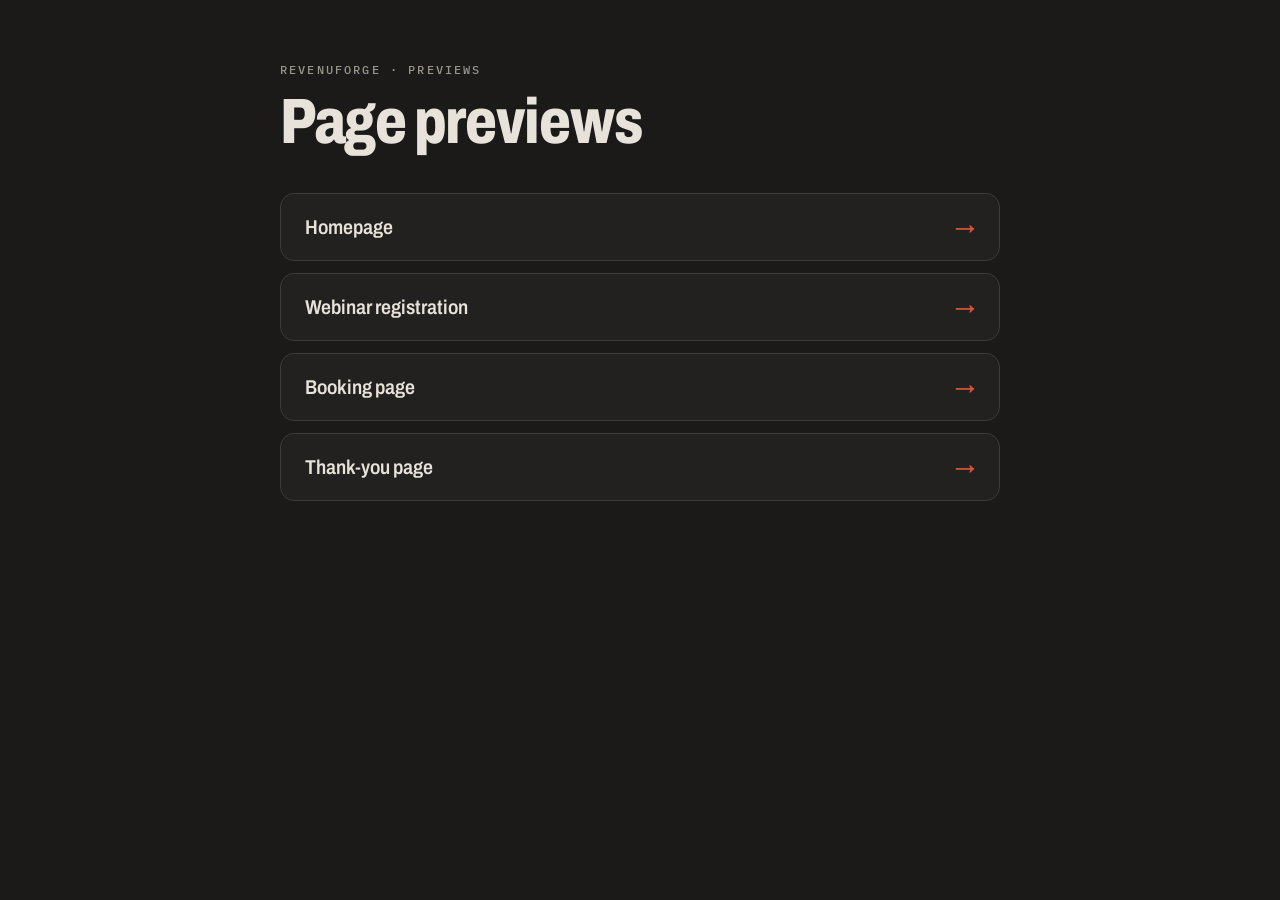
<file: index.html>
<!doctype html><html lang="en"><head><meta charset="utf-8"><meta name="viewport" content="width=device-width,initial-scale=1"><meta name="robots" content="noindex,nofollow"><title>RevenuForge Page Previews</title>
<link rel="stylesheet" href="https://fonts.googleapis.com/css2?family=Archivo:wdth,wght@62..125,400..900&family=IBM+Plex+Mono:wght@500&display=swap">
<style>body{margin:0;background:#1B1A18;color:#E7E3DA;font-family:Archivo,Arial,sans-serif;font-stretch:85%}main{max-width:720px;margin:0 auto;padding:64px 20px}.eb{font:500 12px/1 "IBM Plex Mono",monospace;letter-spacing:.18em;text-transform:uppercase;color:#9A968C}h1{font-size:clamp(40px,7vw,64px);font-stretch:78%;font-weight:800;letter-spacing:-.02em;line-height:.95;margin:16px 0 40px}a{display:flex;justify-content:space-between;align-items:center;padding:22px 24px;margin-bottom:12px;background:#22211F;border:1px solid #3E3C37;border-radius:14px;color:#E7E3DA;text-decoration:none;font-size:20px;font-weight:600}a:hover{border-color:#D9553B}a span{color:#D9553B}</style></head>
<body><main><div class="eb">RevenuForge · Previews</div><h1>Page previews</h1>
<a href="home/">Homepage <span>→</span></a>
<a href="webinar/">Webinar registration <span>→</span></a>
<a href="booking/">Booking page <span>→</span></a>
<a href="thank-you/">Thank-you page <span>→</span></a>
</main></body></html>
</file>
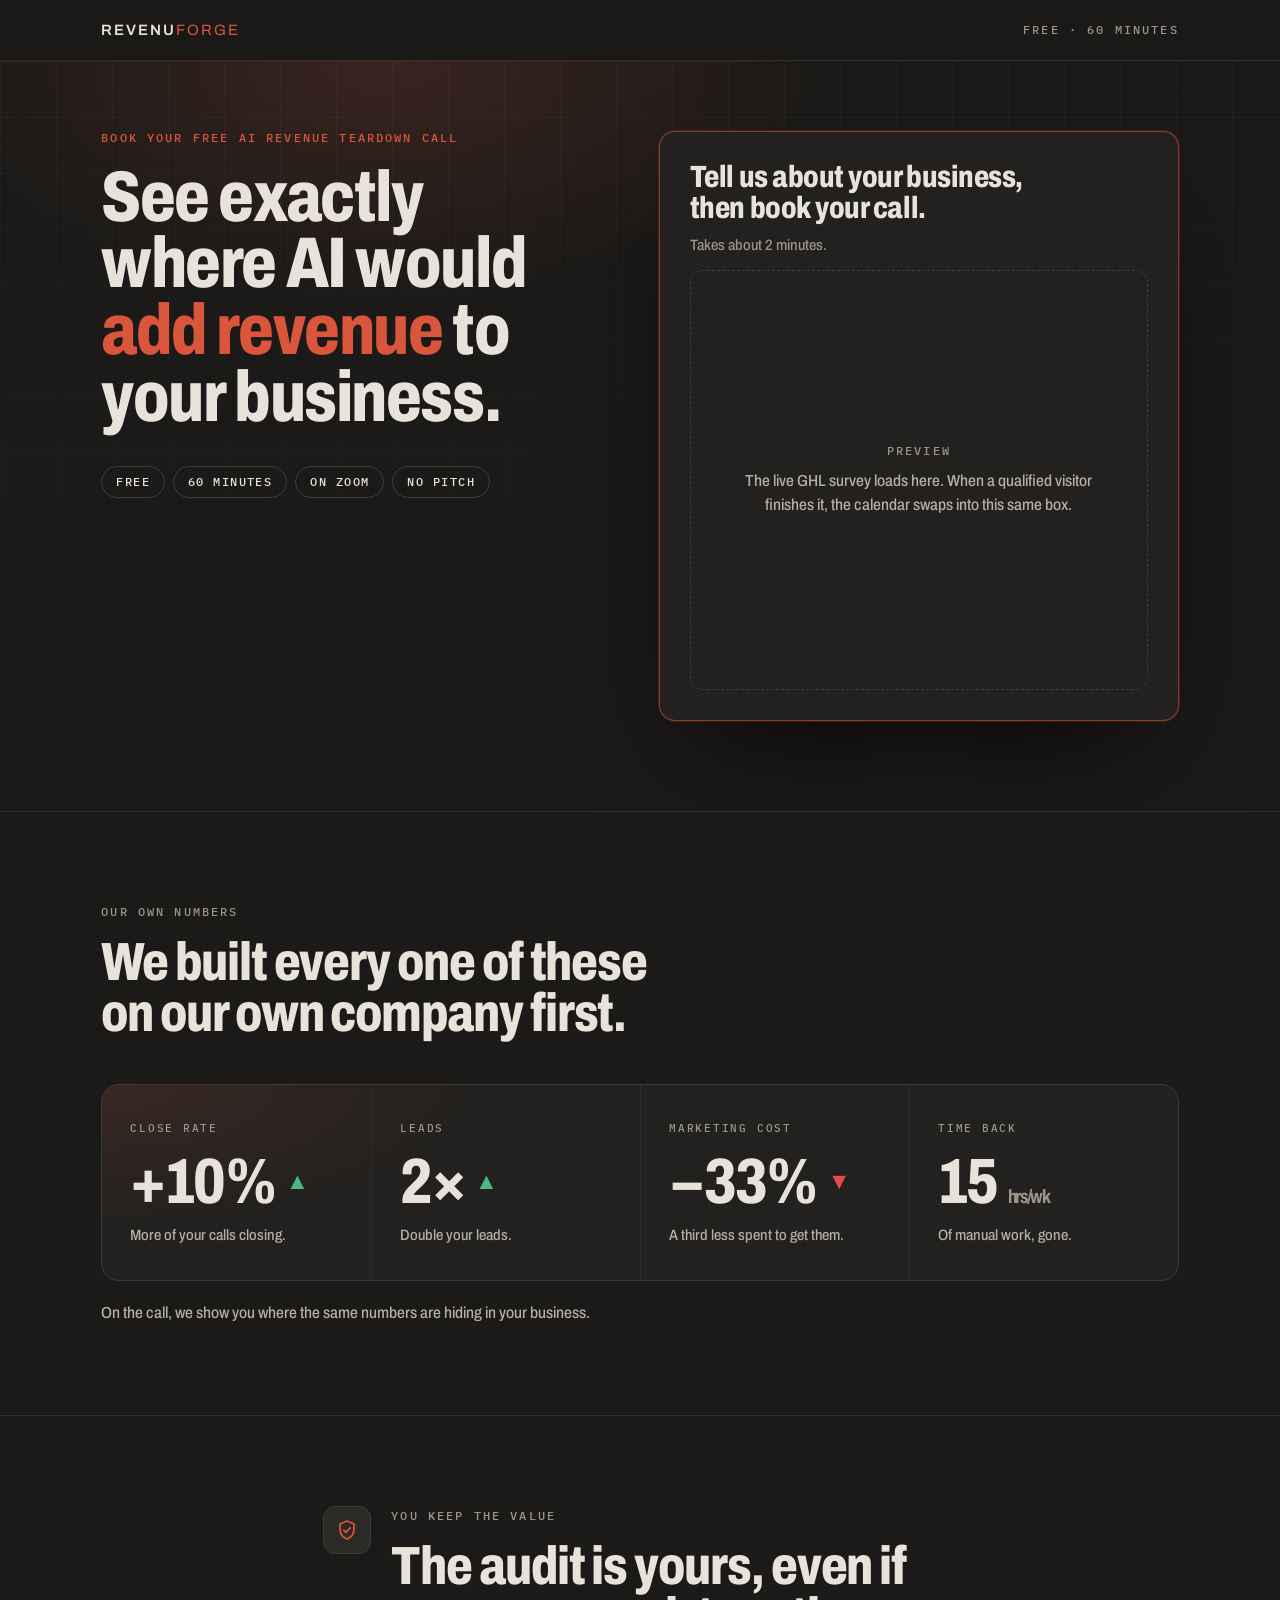
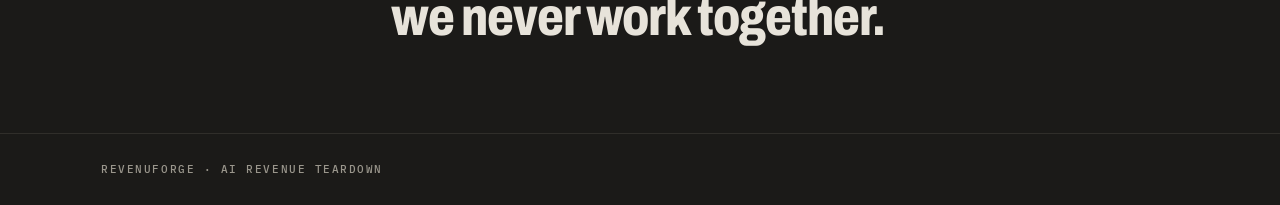
<file: booking/index.html>
<!doctype html>
<html lang="en">
<head>
<meta charset="utf-8">
<meta name="viewport" content="width=device-width, initial-scale=1">
<meta name="theme-color" content="#1B1A18">
<meta name="robots" content="noindex">
<title>RevenuForge Teardown Booking</title>
<!--
  BOOKING PAGE (mockup) — free AI Revenue Teardown.
  Job: get a qualified founder through the Part 1 survey and onto the calendar.
  Survey: GHL "RF Teardown Application (Part 1)" VnvaQ08t3NQpXvhWvXaa (turn-away rules). On submit, the script
  at the bottom swaps the Revenue Teardown calendar (DHpjYys3JMuhxUhUBwxC) into the same box with
  name/email/phone prefilled. Spec: funnel/booking-survey.md; rebuild steps: funnel/README.md.
  Look: same tokens as mockup/thank-you (Graphite, Archivo condensed, vermilion). All rules scoped under .rfb
  so the CSS can paste into a GHL custom-code element.
  Copy: approved by Lloyd 2026-11-07.
-->
<link rel="preconnect" href="https://fonts.googleapis.com">
<link rel="preconnect" href="https://fonts.gstatic.com" crossorigin>
<link rel="stylesheet" href="https://fonts.googleapis.com/css2?family=Archivo:wdth,wght@62..125,400..900&family=IBM+Plex+Mono:wght@400;500;600&display=swap">
<style>
.rfb{
  --page:#1B1A18; --card:#22211F; --raised:#2B2A27; --rule:#3E3C37; --rule-soft:#302E2A;
  --heading:#E7E3DA; --body:#B5B0A6; --label:#9A968C; --signal:#D9553B;
  --sans:Archivo,"Helvetica Neue",Arial,sans-serif; --mono:"IBM Plex Mono",ui-monospace,monospace;
  --max:1180px; --gutter:clamp(16px,4vw,56px); --ease-out:cubic-bezier(0.16,1,0.3,1);
  margin:0;min-height:100vh;background:var(--page);color:var(--heading);font-family:var(--sans);font-stretch:85%;
  -webkit-font-smoothing:antialiased;text-rendering:optimizeLegibility;
}
.rfb *,.rfb *::before,.rfb *::after{box-sizing:border-box}
:where(.rfb) :where(p,h1,h2,h3,ul,ol){margin:0}
:where(.rfb) :where(ul,ol){padding:0;list-style:none}
.rfb ::selection{background:var(--signal);color:var(--heading)}
.rfb-wrap{max-width:var(--max);margin:0 auto;padding-inline:var(--gutter)}
.rfb-eb{font:500 12px/1.2 var(--mono);letter-spacing:.18em;text-transform:uppercase;color:var(--label)}
.rfb-eb.sig{color:var(--signal);text-wrap:balance}

.rfb-bar{position:sticky;top:0;z-index:30;background:rgba(27,26,24,.86);backdrop-filter:blur(14px);-webkit-backdrop-filter:blur(14px);border-bottom:1px solid var(--rule-soft)}
.rfb-bar .rfb-wrap{display:flex;align-items:center;justify-content:space-between;gap:16px;min-height:60px}
.rfb-wm{font:600 15px/1 var(--sans);font-stretch:100%;letter-spacing:.13em;text-transform:uppercase;color:var(--heading)}
.rfb-wm span{font-weight:400;color:var(--signal)}

.rfb-hero{position:relative;overflow:hidden;padding-block:clamp(40px,5.5vw,80px) clamp(56px,7vw,96px)}
.rfb-hero-bg{position:absolute;inset:0;pointer-events:none;background:radial-gradient(ellipse 50% 45% at 30% 0%,rgba(217,85,59,.16),transparent 70%)}
.rfb-hero-bg::after{content:"";position:absolute;inset:0;background-image:linear-gradient(rgba(231,227,218,.04) 1px,transparent 1px),linear-gradient(90deg,rgba(231,227,218,.04) 1px,transparent 1px);background-size:56px 56px;-webkit-mask-image:linear-gradient(180deg,#000,transparent 70%);mask-image:linear-gradient(180deg,#000,transparent 70%)}
.rfb-grid{position:relative;display:grid;grid-template-columns:minmax(0,1fr) minmax(0,520px);gap:clamp(32px,5vw,72px);align-items:start}
.rfb-h1{margin-top:18px;font-size:clamp(42px,5.6vw,82px);font-stretch:78%;font-weight:800;letter-spacing:-.02em;line-height:.93;text-wrap:balance}
.rfb-h1 em{font-style:normal;color:var(--signal)}
.rfb-sub{margin-top:22px;font-size:clamp(18px,1.6vw,22px);line-height:1.45;font-weight:500;color:var(--body);max-width:30em;text-wrap:pretty}
.rfb-get{margin-top:clamp(28px,3.5vw,44px);display:flex;flex-direction:column;gap:12px;max-width:34em}
.rfb-get li{display:grid;grid-template-columns:34px minmax(0,1fr);gap:14px;align-items:start;font-size:clamp(16px,1.25vw,18px);line-height:1.5;font-weight:500;color:var(--body)}
.rfb-get b{color:var(--heading);font-weight:600}
.rfb-get .n{width:34px;height:34px;border-radius:50%;border:1px solid var(--rule);display:grid;place-items:center;font:500 12px/1 var(--mono);color:var(--heading)}
.rfb-get li:first-child .n{background:var(--signal);border-color:var(--signal)}
.rfb-facts{margin-top:clamp(24px,3vw,36px);display:flex;flex-wrap:wrap;gap:8px}
.rfb-facts span{font:500 12px/1 var(--mono);letter-spacing:.12em;text-transform:uppercase;color:var(--heading);border:1px solid var(--rule);border-radius:999px;padding:9px 14px}

.rfb-form{position:sticky;top:84px;background:var(--card);border:1px solid rgba(217,85,59,.55);border-radius:16px;padding:clamp(20px,2.4vw,30px);box-shadow:0 0 0 1px rgba(217,85,59,.18),0 50px 110px -40px rgba(0,0,0,.8)}
.rfb-form h2{margin-top:0;font-size:clamp(26px,2.4vw,34px);font-stretch:78%;font-weight:800;letter-spacing:-.015em;line-height:1;text-wrap:balance}
.rfb-form p{margin-top:10px;font-size:15px;line-height:1.5;color:var(--label);font-weight:500}
.rfb-frame{margin-top:14px;border-radius:12px;overflow:hidden}
.rfb-frame{position:relative}
.rfb-loading{position:absolute;inset:0;display:flex;align-items:center;justify-content:center;gap:12px;background:var(--card);font:500 12px/1 var(--mono);letter-spacing:.14em;text-transform:uppercase;color:var(--label);min-height:320px}
.rfb-spin{width:16px;height:16px;border-radius:50%;border:2px solid var(--rule);border-top-color:var(--signal);animation:rfbspin .8s linear infinite}
.rfb-loading[hidden]{display:none}
@keyframes rfbspin{to{transform:rotate(360deg)}}
@media (prefers-reduced-motion:reduce){.rfb-spin{animation:none}}
.rfb-frame iframe{display:block;width:100%;min-height:0;border:0;color-scheme:normal}

.rfb-sec{padding-block:clamp(56px,7vw,104px);border-top:1px solid var(--rule-soft)}
.rfb-h2{margin-top:18px;font-size:clamp(34px,4.2vw,60px);font-stretch:78%;font-weight:800;letter-spacing:-.02em;line-height:.95;text-wrap:balance;max-width:16em}
.rfb-kpis{position:relative;margin-top:clamp(28px,3.5vw,48px);display:grid;grid-template-columns:repeat(4,minmax(0,1fr));background:var(--card);border:1px solid var(--rule);border-radius:18px;overflow:hidden;isolation:isolate}
.rfb-kpis::before{content:"";position:absolute;inset:0;z-index:-1;background:radial-gradient(ellipse 60% 120% at 0% 0%,rgba(217,85,59,.12),transparent 60%)}
.rfb-kpi{padding:clamp(22px,2.6vw,36px) clamp(18px,2.2vw,30px);border-left:1px solid var(--rule-soft)}
.rfb-kpi:first-child{border-left:0}
.rfb-kpi .k{font:500 11px/1 var(--mono);letter-spacing:.16em;text-transform:uppercase;color:var(--label)}
.rfb-kpi .v{margin-top:18px;display:flex;align-items:baseline;gap:10px;font-size:clamp(44px,5vw,72px);font-stretch:78%;font-weight:800;letter-spacing:-.025em;line-height:.9;color:var(--heading)}
.rfb-kpi .v i{font-style:normal;font-size:.36em;font-weight:700;transform:translateY(-.6em)}
.rfb-kpi .v i.up{color:#4CB782}
.rfb-kpi .v i.down{color:#E5484D}
.rfb-kpi .v i.unit{color:var(--label);font-size:.3em;transform:none}
.rfb-kpi .c{margin-top:14px;font-size:15px;line-height:1.45;color:var(--body);font-weight:500}
.rfb-note{margin-top:20px;font-size:clamp(16px,1.25vw,18px);line-height:1.55;color:var(--body);font-weight:500;max-width:40em}
.rfb-keep{display:flex;gap:20px;align-items:flex-start;max-width:46em}
.rfb-keep .mark{flex:none;width:48px;height:48px;border-radius:12px;background:var(--raised);border:1px solid var(--rule);display:grid;place-items:center}
.rfb-keep p{margin-top:12px;font-size:clamp(16px,1.25vw,18px);line-height:1.55;color:var(--body);font-weight:500}
.rfb-foot{border-top:1px solid var(--rule-soft);padding-block:28px}
.rfb-foot p{font:500 11px/1.4 var(--mono);letter-spacing:.14em;text-transform:uppercase;color:var(--label)}

@media (max-width:960px){
  .rfb-grid{grid-template-columns:1fr}
  .rfb-form{position:static}
  .rfb-hero{padding-block:28px 48px}
  .rfb-facts{margin-top:18px}
  .rfb-kpis{grid-template-columns:repeat(2,minmax(0,1fr))}
  .rfb-kpi:nth-child(3){border-left:0}
  .rfb-kpi:nth-child(n+3){border-top:1px solid var(--rule-soft)}
}
</style>
</head>
<body class="rfb">

<header class="rfb-bar"><div class="rfb-wrap">
  <span class="rfb-wm">Revenu<span>Forge</span></span>
  <span class="rfb-eb">Free · 60 minutes</span>
</div></header>

<main>
<section class="rfb-hero" aria-labelledby="rfb-h1">
  <div class="rfb-hero-bg"></div>
  <div class="rfb-wrap rfb-grid">
    <div>
      <p class="rfb-eb sig">Book your free AI Revenue Teardown call</p>
      <h1 class="rfb-h1" id="rfb-h1">See exactly where AI would <em>add revenue</em> to your business.</h1>
      <div class="rfb-facts"><span>Free</span><span>60 minutes</span><span>On Zoom</span><span>No pitch</span></div>
    </div>

    <aside class="rfb-form" aria-labelledby="rfb-form-h">
      <h2 id="rfb-form-h">Tell us about your business, then book your call.</h2>
      <p id="rfb-form-sub">Takes about 2 minutes.</p>
      <div class="rfb-frame" id="rfb-frame">
        <!-- sandbox without allow-top-navigation: stops GHL's redirect from taking over the whole page.
             The script below swaps the calendar into this same box instead. -->
        <div style="min-height:420px;border:1px dashed var(--rule);border-radius:12px;display:flex;flex-direction:column;align-items:center;justify-content:center;gap:10px;padding:24px;text-align:center">
          <span class="rfb-eb">Preview</span>
          <p style="margin:0;color:var(--body);font-size:16px;max-width:22em">The live GHL survey loads here. When a qualified visitor finishes it, the calendar swaps into this same box.</p>
        </div>
        <div class="rfb-loading" id="rfb-loading" hidden><span class="rfb-spin" aria-hidden="true"></span>Finding open times…</div>
      </div>
    </aside>
  </div>
</section>


<section class="rfb-sec" aria-labelledby="rfb-num-h">
  <div class="rfb-wrap">
    <span class="rfb-eb">Our own numbers</span>
    <h2 class="rfb-h2" id="rfb-num-h">We built every one of these on our own company first.</h2>
    <div class="rfb-kpis">
      <div class="rfb-kpi"><span class="k">Close rate</span><div class="v">+10%<i class="up">▲</i></div><p class="c">More of your calls closing.</p></div>
      <div class="rfb-kpi"><span class="k">Leads</span><div class="v">2×<i class="up">▲</i></div><p class="c">Double your leads.</p></div>
      <div class="rfb-kpi"><span class="k">Marketing cost</span><div class="v">−33%<i class="down">▼</i></div><p class="c">A third less spent to get them.</p></div>
      <div class="rfb-kpi"><span class="k">Time back</span><div class="v">15<i class="unit">hrs/wk</i></div><p class="c">Of manual work, gone.</p></div>
    </div>
    <p class="rfb-note">On the call, we show you where the same numbers are hiding in your business.</p>
  </div>
</section>

<section class="rfb-sec" aria-labelledby="rfb-keep-h">
  <div class="rfb-wrap rfb-keep">
    <span class="mark" aria-hidden="true"><svg width="24" height="24" viewBox="0 0 24 24" fill="none" stroke="#D9553B" stroke-width="1.8" stroke-linecap="round" stroke-linejoin="round"><path d="M12 3l7 3v5c0 4.5-3 8.3-7 10-4-1.7-7-5.5-7-10V6l7-3z"/><path d="M8.8 12.2l2.2 2.2 4.2-4.6"/></svg></span>
    <div>
      <span class="rfb-eb">You keep the value</span>
      <h2 class="rfb-h2" id="rfb-keep-h">The audit is yours, even if we never work together.</h2>
    </div>
  </div>
</section>
</main>

<footer class="rfb-foot"><div class="rfb-wrap"><p>RevenuForge · AI Revenue Teardown</p></div></footer>
</body>
</html>
</file>
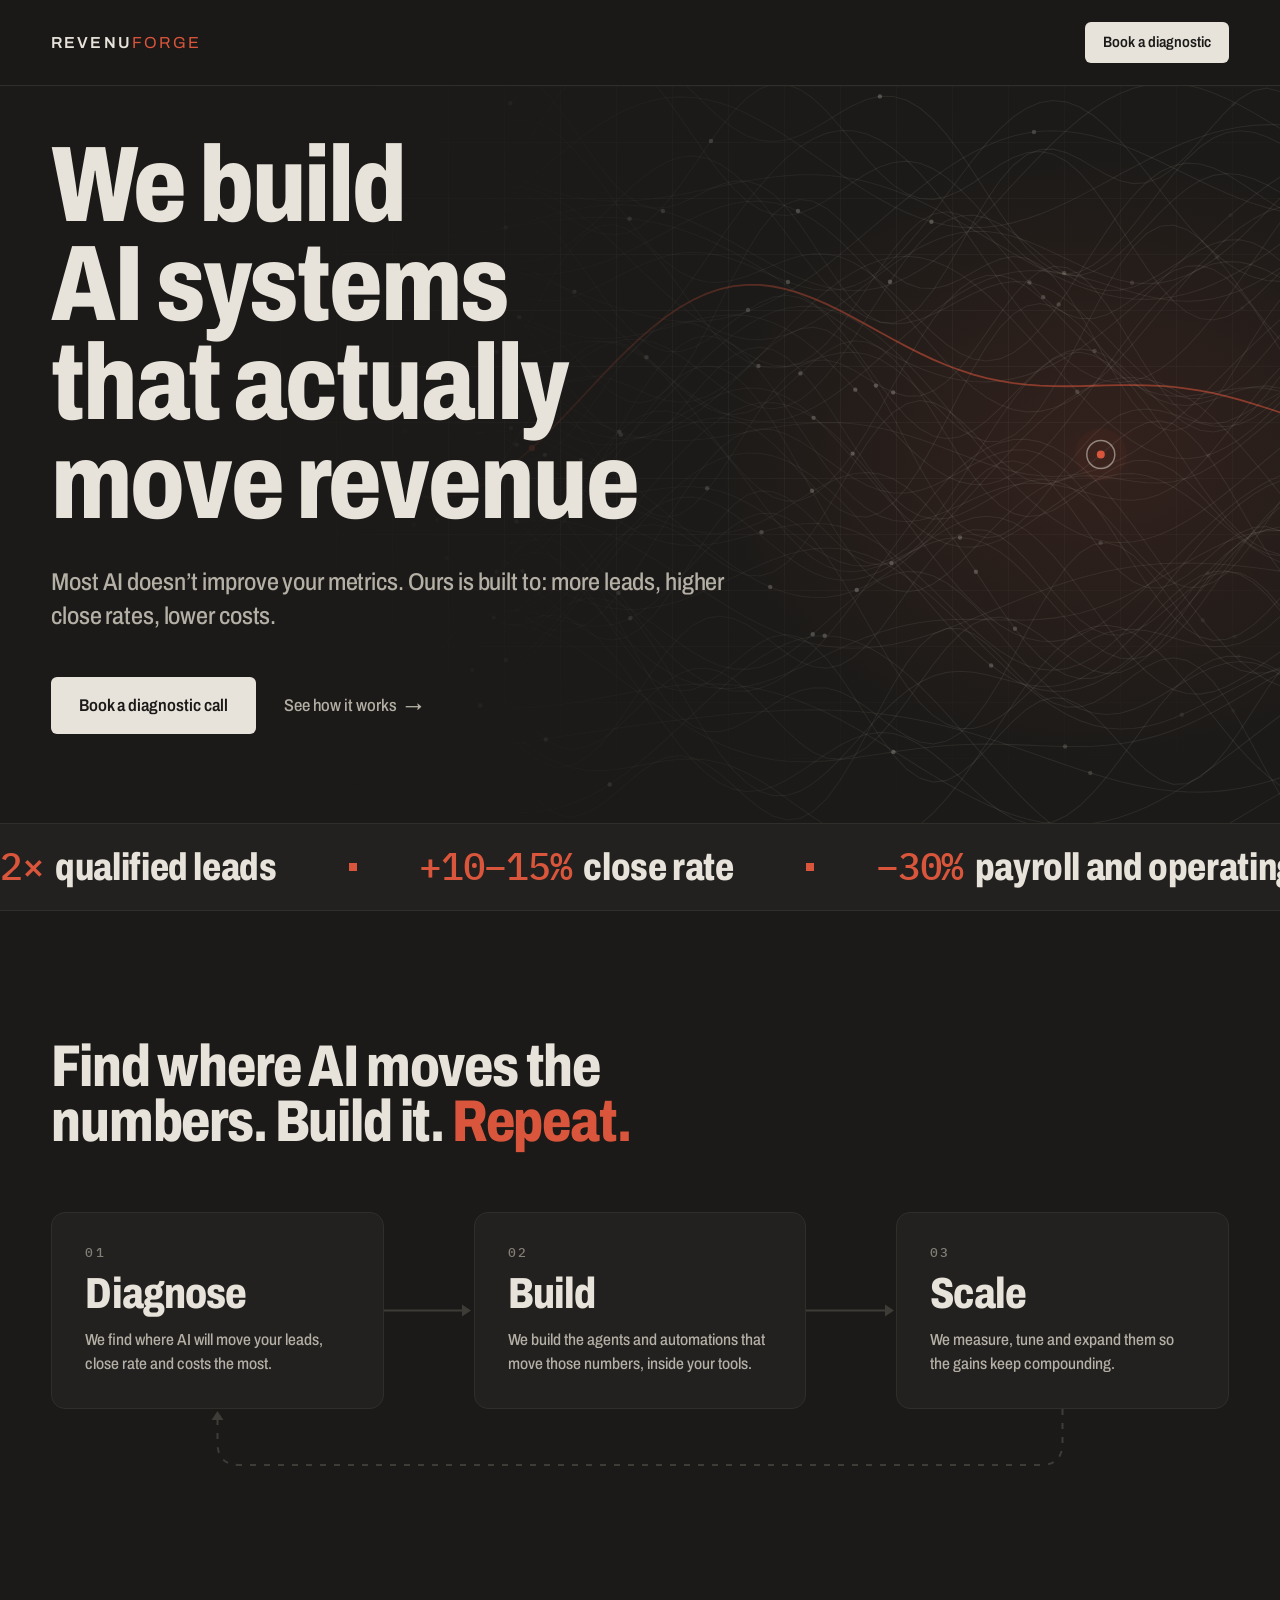
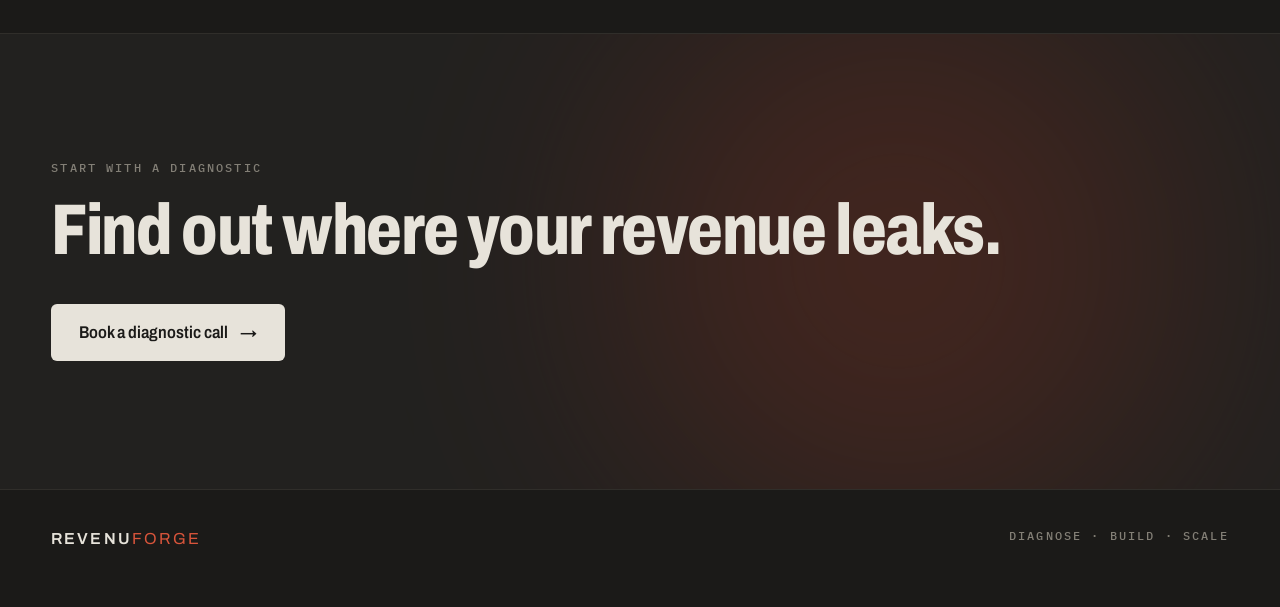
<file: home/index.html>
<!DOCTYPE html><html><head><meta charset="utf-8"><meta name="robots" content="noindex,nofollow"><meta name="viewport" content="width=device-width, initial-scale=1"><title>RevenuForge Homepage</title>
<link rel="preconnect" href="https://fonts.googleapis.com"><link rel="preconnect" href="https://fonts.gstatic.com" crossorigin><link rel="stylesheet" href="https://fonts.googleapis.com/css2?family=Archivo:wdth,wght@62..125,100..900&family=IBM+Plex+Mono:wght@400;500;600&display=swap">
<style>
/* RevenuForge webfonts — Archivo (brand) + IBM Plex Mono (instrument voice).
   Archivo loads as the variable font (width 62–125%, weight 100–900) so the web
   environment's condensed display (font-stretch:78%) renders from the same family.
   Self-host by replacing this import with local @font-face rules in ../assets/fonts/. */


:root{
  /* ground + ink — warm near-neutrals, never pure white */
  --rf-bone:#EFEAE1;
  --rf-plate:#F7F4EE;
  --rf-rule:#C9C2B6;
  --rf-grey:#7A746A;
  --rf-slate:#4A463F;
  --rf-ink:#1F1D1A;
  --rf-graphite:#22211F;
  --rf-graphite-deep:#1B1A18;
  --rf-graphite-raised:#2B2A27;
  --rf-graphite-rule:#3E3C37;
  --rf-graphite-rule-soft:#302E2A;
  --rf-mist:#B5B0A6;
  --rf-mist-dim:#837F76;
  --rf-bone-dim:#9A968C;
  --rf-bone-warm:#D6D1C7;
  --rf-bone-dark-fg:#E7E3DA;
  --rf-hairline-warm:#E2DBCE;

  /* the one accent */
  --rf-signal:#C4381F;
  --rf-signal-tint:#E0674A;
  --rf-signal-on-dark:#D9553B;
  --rf-signal-wash:#F3D5CE;

  /* data palette — light ground */
  --rf-data-signal:#C4381F;
  --rf-data-teal:#2F5D62;
  --rf-data-ochre:#8A6A2B;
  --rf-data-steel:#4A5A6E;
  --rf-data-umber:#6B5340;
  --rf-data-moss:#3E6B4B;

  /* data palette — graphite ground */
  --rf-data-signal-dark:#E0674A;
  --rf-data-teal-dark:#6E9E9A;
  --rf-data-ochre-dark:#C9A227;
  --rf-data-steel-dark:#8FB3C9;
  --rf-data-umber-dark:#B9AE9C;
  --rf-data-moss-dark:#A8C0A0;

  /* status — exactly three, no others exist */
  --rf-state-ontrack:#A8C0A0;
  --rf-state-watch:#C9A227;
  --rf-state-act:#E0674A;

  /* semantic aliases — light (document) environment */
  --surface-page:var(--rf-bone);
  --surface-card:var(--rf-plate);
  --surface-inset:var(--rf-bone);
  --border-hairline:var(--rf-rule);
  --border-structural:var(--rf-ink);
  --text-heading:var(--rf-ink);
  --text-body:var(--rf-slate);
  --text-label:var(--rf-grey);
  --text-accent:var(--rf-signal);
  --mark-signal:var(--rf-signal);
}
[data-rf-env="graphite"]{
  --surface-page:var(--rf-graphite);
  --surface-card:var(--rf-graphite-deep);
  --surface-inset:var(--rf-graphite-raised);
  --border-hairline:var(--rf-graphite-rule);
  --border-structural:var(--rf-graphite-rule);
  --text-heading:var(--rf-bone-dark-fg);
  --text-body:var(--rf-mist);
  --text-label:var(--rf-mist-dim);
  --text-accent:var(--rf-signal-tint);
  --mark-signal:var(--rf-signal);
}

:root{
  --font-sans:Archivo,"Helvetica Neue",Arial,sans-serif;
  --font-mono:"IBM Plex Mono",ui-monospace,monospace;

  --weight-regular:400;
  --weight-medium:500;
  --weight-semibold:600;
  --weight-heavy:800; /* screen headlines: web, animated slides, app display */

  /* two voices, one family: Archivo narrows for headlines, slightly narrow for everything else */
  --stretch-display:78%; /* @kind font */
  --stretch-text:85%; /* @kind font */
  --stretch-wordmark:100%; /* @kind font */

  /* scale — size / line-height pairs, locked */
  --text-display-1:48px;   --leading-display-1:1.02;  --tracking-display-1:-0.02em;
  --text-display-2:32px;   --leading-display-2:1.10;  --tracking-display-2:-0.015em;
  --text-heading-1:24px;   --leading-heading-1:1.25;  --tracking-heading-1:0;
  --text-heading-2:18px;   --leading-heading-2:1.30;  --tracking-heading-2:0;
  --text-body-size:15px;   --leading-body:1.55;
  --text-small:12.5px;     --leading-small:1.50;
  --text-label-size:9.5px; --leading-label:1;  --tracking-label:0.16em;
  --text-data:13px;        --leading-data:1.35;

  /* the wordmark — not a text style, a locked construction */
  --tracking-wordmark-inline:0.13em;
  --tracking-wordmark-stacked:0.16em;
  --measure-max:68ch;

  /* motion environment — 1920x1080 animated slides only */
  --text-motion-head-max:92px;
  --text-motion-head-min:64px;
  --leading-motion-head:0.95;
  --tracking-motion-head:-0.03em;
  --text-motion-label-min:32px;
  --text-motion-stat:170px;
  --text-motion-kicker:24px;
  --tracking-motion-kicker:0.22em;
}

:root{
  --space-1:4px;
  --space-2:7px;
  --space-3:9px;
  --space-4:11px;
  --space-5:14px;
  --space-6:18px;
  --space-7:22px;
  --space-8:26px;
  --space-9:34px;
  --space-10:44px;
  --space-11:56px;
  --space-12:72px;

  --pad-card:18px 20px;
  --pad-control:9px 14px;
  --gap-stack:14px;
  --gap-section:22px;
  --page-margin:0.7in;
}

:root{
  /* radii — screens get soft corners; print stays square */
  --radius-card:14px;
  --radius-control:6px;
  --radius-chip:4px;
  --radius-print:0;
  --radius-all:0; /* legacy alias — print and diagrams only */

  --hairline:1px solid var(--border-hairline);
  --rule-structural:1px solid var(--border-structural);
  --signal-bar:3px;
  --seam-rule:1.5px;
  --boundary-dashed:1px dashed #A39C90; /* @kind other */

  /* elevation — screens only, one level, used sparingly */
  --shadow-none:none;
  --shadow-raised:0 0 0 1px var(--border-hairline),0 30px 70px -30px rgba(0,0,0,.45);
}

:root{
  /* static environments (docs, web, app) — mechanical, short, no bounce */
  --ease-standard:cubic-bezier(0.2,0,0.2,1); /* @kind other */
  --duration-instant:80ms; /* @kind other */
  --duration-fast:120ms; /* @kind other */
  --duration-standard:180ms; /* @kind other */
  --duration-deliberate:260ms; /* @kind other */

  /* motion environment — animated slides and video ONLY (see motion/motion-guide.html) */
  --motion-enter-duration:450ms; /* @kind other */
  --motion-enter-ease:cubic-bezier(0.16,1,0.3,1); /* @kind other */
  --motion-enter-blur:10px; /* @kind other */
  --motion-enter-scale:0.94; /* @kind other */
  --motion-enter-rise:14px; /* @kind other */
  --motion-exit-duration:220ms; /* @kind other */
  --motion-exit-ease:cubic-bezier(0.55,0.085,0.68,0.53); /* @kind other */
  --motion-exit-blur:8px; /* @kind other */
  --motion-exit-scale:0.97; /* @kind other */
  --motion-whip-out-duration:200ms; /* @kind other */
  --motion-whip-out-ease:cubic-bezier(0.55,0.055,0.675,0.19); /* @kind other */
  --motion-whip-in-duration:320ms; /* @kind other */
  --motion-whip-in-delay:140ms; /* @kind other */
  --motion-whip-shift:45%; /* @kind other */
  --motion-whip-blur:28px; /* @kind other */
  --motion-hold-push:1.04; /* @kind other */
  --motion-float-min:6px; /* @kind other */
  --motion-float-max:10px; /* @kind other */
  --motion-float-offset:150ms; /* @kind other */
  --motion-float-ease:cubic-bezier(0.445,0.05,0.55,0.95); /* @kind other */
  --motion-camera-duration:600ms; /* @kind other */
  --motion-camera-ease:cubic-bezier(0.455,0.03,0.515,0.955); /* @kind other */
  --motion-draw-duration:300ms; /* @kind other */
  --motion-draw-ease:cubic-bezier(0.25,0.46,0.45,0.94); /* @kind other */
  --motion-count-duration:1200ms; /* @kind other */
  --motion-stagger:150ms; /* @kind other */

  /* motion-environment finish — never used on static surfaces */
  --motion-slide-width:1920px; /* @kind other */
  --motion-slide-height:1080px; /* @kind other */
  --motion-safe-margin:96px; /* @kind other */
  --motion-card-radius:24px; /* @kind other */
  --motion-card-shadow:inset 0 0 0 1px rgba(31,29,26,.07),0 2px 4px rgba(31,29,26,.05),0 30px 70px -20px rgba(31,29,26,.28); /* @kind other */
  --motion-bg-light:#F7F4EE;
  --motion-bg-edge:#E3DACD;
  --motion-glow-opacity:.22; /* @kind other */
  --motion-glow-blur:70px; /* @kind other */
}

/* Web environment — "Operator" (chosen Nov 2026). Marketing site and landing pages.
   Dark Graphite page, condensed Archivo 800 display, soft 14px cards, one Signal glow,
   fading line grid, the abstract strands hero. Use with web/kit.css + web/strands.js. */
:root{
  --web-page:#1B1A18;
  --web-card:#22211F;
  --web-rule:#3E3C37;
  --web-rule-soft:#302E2A;
  --web-heading:#E7E3DA;
  --web-body:#B5B0A6;
  --web-label:#837F76;
  --web-signal:#D9553B;
  --web-btn:#E7E3DA;
  --web-btn-fg:#1B1A18;

  --web-display-stretch:78%; /* @kind other */
  --web-display-weight:800; /* @kind other */
  --web-display-tracking:-0.02em;
  --web-display-leading:0.92;
  --web-h1:clamp(54px,8.4vw,136px); /* @kind font */
  --web-h2:clamp(36px,4.6vw,72px); /* @kind font */
  --web-h3:24px;
  --web-lede:clamp(20px,1.9vw,27px); /* @kind font */
  --web-stat:clamp(130px,19vw,300px); /* @kind font */
  --web-marquee:clamp(26px,3vw,42px); /* @kind font */

  --web-radius-card:14px;
  --web-radius-btn:6px;
  --web-shadow-card:0 0 0 1px #3E3C37,0 40px 90px -30px rgba(0,0,0,.6); /* @kind other */
  --web-max:1360px;
  --web-gutter:clamp(20px,4vw,56px); /* @kind spacing */
  --web-section-y:clamp(72px,10vw,150px); /* @kind spacing */

  --web-reveal-duration:600ms; /* @kind other */
  --web-reveal-ease:cubic-bezier(0.16,1,0.3,1); /* @kind other */
  --web-reveal-blur:8px; /* @kind other */
  --web-reveal-rise:18px; /* @kind other */
  --web-reveal-stagger:150ms; /* @kind other */
  --web-headline-word-stagger:70ms; /* @kind other */
  --web-marquee-duration:38s; /* @kind other */
}

/* Global text setting: every Archivo run sits at 85% width unless it is a headline (78%) or the wordmark (100%).
   Plex Mono has no width axis and is unaffected. */
html{font-stretch:var(--stretch-text)}
button,input,select,textarea{font-family:inherit;font-stretch:inherit}










/* RevenuForge web kit — "Operator". Marketing site and landing pages only.
   Link AFTER styles.css. Pair with web/strands.js for the hero and web/kit.js for reveals.
   Documents, decks and the app keep their own flat rules. */
.rw{margin:0;background:var(--web-page);color:var(--web-heading);font-family:var(--font-sans);font-stretch:85%}
.rw *{box-sizing:border-box}
.rw a{color:var(--web-heading);text-decoration:none}.rw a:hover{color:var(--web-signal)}
.rw p{margin:0;color:var(--web-body);text-wrap:pretty}
.rw-wrap{max-width:var(--web-max);margin:0 auto;padding-left:var(--web-gutter);padding-right:var(--web-gutter)}
.rw-eb{font:500 12px/1 var(--font-mono);letter-spacing:.18em;text-transform:uppercase;color:var(--web-label)}
.rw-disp{font-stretch:var(--web-display-stretch);font-weight:var(--web-display-weight);letter-spacing:var(--web-display-tracking);line-height:var(--web-display-leading);margin:0;text-wrap:balance;color:var(--web-heading)}
.rw-h1{font-size:var(--web-h1)}.rw-h2{font-size:var(--web-h2);max-width:15em}
.rw-hl{color:var(--web-signal)}
.rw-lede{font-size:var(--web-lede);line-height:1.4;max-width:28em;color:var(--web-body);font-stretch:85%;font-weight:500;letter-spacing:-.005em}
.rw-node p,.rw-band p{font-weight:500}

/* header — same colour as the page, blurred when it scrolls over content */
.rw-header{position:sticky;top:0;z-index:20;background:rgba(27,26,24,.8);backdrop-filter:blur(14px);-webkit-backdrop-filter:blur(14px);border-bottom:1px solid var(--web-rule-soft)}
.rw-header .rw-wrap{display:flex;justify-content:space-between;align-items:center;gap:24px;padding-top:22px;padding-bottom:22px}
.rw-wm{font-weight:600;font-size:16px;letter-spacing:.13em;text-transform:uppercase;font-stretch:100%;color:var(--web-heading)}
.rw-wm span{font-weight:400;color:var(--web-signal)}

/* buttons */
.rw-btn{display:inline-flex;align-items:center;gap:12px;background:var(--web-btn);color:var(--web-btn-fg)!important;font:600 17px/1 var(--font-sans);font-stretch:85%;letter-spacing:0;padding:20px 28px;border-radius:var(--web-radius-btn);transition:transform 180ms cubic-bezier(.2,0,.2,1)}
.rw-btn:hover{transform:translateY(-2px)}
.rw-btn.sm{padding:13px 18px;font-size:15px}
.rw-ghost{font-size:17px;font-weight:500;font-stretch:85%;color:var(--web-body)!important;display:inline-flex;gap:8px;align-items:center}
.rw-ghost .ar{display:inline-block;transition:transform 180ms}.rw-ghost:hover .ar{transform:translateX(4px)}

/* hero — strands canvas fills it, faded out behind the copy */
.rw-hero{position:relative;overflow:hidden;padding:clamp(24px,4vw,56px) 0 clamp(56px,7vw,110px)}
.rw-hero-bg{position:absolute;inset:0;pointer-events:none;background:radial-gradient(ellipse 45% 60% at 86% 50%,rgba(217,85,59,.13),transparent 70%)}
.rw-hero-bg::after{content:"";position:absolute;inset:0;background-image:linear-gradient(rgba(231,227,218,.045) 1px,transparent 1px),linear-gradient(90deg,rgba(231,227,218,.045) 1px,transparent 1px);background-size:56px 56px;-webkit-mask-image:radial-gradient(ellipse 70% 80% at 70% 40%,#000 20%,transparent 80%);mask-image:radial-gradient(ellipse 70% 80% at 70% 40%,#000 20%,transparent 80%)}
.rw-hero-fx{position:absolute;inset:0;pointer-events:none;-webkit-mask-image:linear-gradient(90deg,transparent 0%,transparent 22%,rgba(0,0,0,.08) 38%,rgba(0,0,0,.45) 54%,#000 72%);mask-image:linear-gradient(90deg,transparent 0%,transparent 22%,rgba(0,0,0,.08) 38%,rgba(0,0,0,.45) 54%,#000 72%)}
.rw-hero-fx canvas{position:absolute;inset:0;display:block}
.rw-hero-copy{position:relative;max-width:760px;min-height:clamp(420px,56vh,640px);display:flex;flex-direction:column;justify-content:center;gap:0}
.rw-hero-copy .rw-lede{margin:32px 0 44px}
.rw-ctas{display:flex;gap:28px;align-items:center;flex-wrap:wrap}
.rw-word{display:inline-block}

/* KPI marquee */
.rw-marq{overflow:hidden;padding:22px 0;background:var(--web-card);border-top:1px solid var(--web-rule-soft);border-bottom:1px solid var(--web-rule-soft)}
.rw-marq-track{display:flex;gap:56px;width:max-content;animation:rw-mq var(--web-marquee-duration) linear infinite}
.rw-marq-track{gap:0}
.rw-marq-track span{font-stretch:var(--web-display-stretch);font-weight:800;font-size:var(--web-marquee);letter-spacing:-.01em;white-space:nowrap;display:flex;align-items:baseline;gap:.3em;color:var(--web-heading)}
.rw-marq-track span::after{content:"";width:8px;height:8px;background:var(--web-signal);margin:0 1.6em;align-self:center}
.rw-marq-track b{font:500 1em/1 var(--font-mono);letter-spacing:-.03em;color:var(--web-signal)}
@keyframes rw-mq{to{transform:translateX(-50%)}}

/* sections */
.rw-sec{padding:var(--web-section-y) 0;position:relative}
.rw-sec-h{display:grid;grid-template-columns:200px minmax(0,1fr);gap:24px;margin-bottom:clamp(40px,5vw,72px);align-items:start}
.rw-sec-h.solo{grid-template-columns:minmax(0,1fr)}
.rw-sec-n{font:500 13px/1 var(--font-mono);letter-spacing:.16em;color:var(--web-label);padding-top:12px;display:flex;gap:12px;align-items:center}
.rw-sec-n::before{content:"";width:28px;height:1px;background:var(--web-label)}

/* cards */
.rw-cards{display:grid;grid-template-columns:repeat(3,minmax(0,1fr));gap:12px}
.rw-card{background:var(--web-card);border:1px solid var(--web-rule-soft);border-radius:var(--web-radius-card);padding:32px;display:flex;flex-direction:column;gap:18px;min-height:280px}
.rw-card h3{font-stretch:var(--web-display-stretch);font-size:var(--web-h3);font-weight:650;letter-spacing:-.015em;line-height:1.15;margin:0;color:var(--web-heading)}
.rw-card p{font-size:15.5px;line-height:1.55}
.rw-card-top{display:flex;justify-content:space-between}
.rw-card-foot{margin-top:auto;padding-top:16px;border-top:1px solid var(--web-rule);font:500 11px/1.4 var(--font-mono);letter-spacing:.14em;text-transform:uppercase;color:var(--web-label)}
.rw-card-foot b{color:var(--web-heading);font-weight:500}

/* flow — Diagnose → Build → Maintain, looping back. Connectors are drawn by web/kit.js */
.rw-flow{position:relative}
.rw-flow-row{position:relative;display:grid;grid-template-columns:repeat(3,minmax(0,1fr));gap:clamp(56px,7vw,110px);z-index:1}
.rw-node{position:relative;background:var(--web-card);border:1px solid var(--web-rule-soft);border-radius:var(--web-radius-card);padding:clamp(26px,2.6vw,40px);display:flex;flex-direction:column;gap:14px;transition:border-color .4s var(--web-reveal-ease),box-shadow .4s var(--web-reveal-ease),transform .4s var(--web-reveal-ease)}
.rw-node.live{border-color:var(--web-signal);box-shadow:0 0 0 1px var(--web-signal),0 30px 80px -30px rgba(217,85,59,.55);transform:translateY(-4px)}
.rw-node-n{font:500 13px/1 var(--font-mono);letter-spacing:.16em;color:var(--web-label);transition:color .4s}
.rw-node.live .rw-node-n{color:var(--web-signal)}
.rw-node h3{font-stretch:var(--web-display-stretch);font-size:clamp(34px,3.4vw,54px);font-weight:800;letter-spacing:-.02em;line-height:.95;margin:0;color:var(--web-heading)}
.rw-node p{font-size:clamp(16px,1.25vw,19px);line-height:1.45}
.rw-flow-svg{position:absolute;left:0;top:0;width:100%;height:100%;overflow:visible;pointer-events:none;z-index:0}
.rw-flow-svg .ln{fill:none;stroke:var(--web-rule);stroke-width:2}
.rw-flow-svg .ln.loop{stroke-dasharray:6 8}
.rw-flow-svg .hd{fill:var(--web-rule)}
.rw-flow-loop-lbl{position:absolute;left:50%;transform:translateX(-50%);bottom:34px;font:500 11px/1 var(--font-mono);letter-spacing:.18em;text-transform:uppercase;color:var(--web-label);background:var(--web-page);padding:0 14px;z-index:1;white-space:nowrap}
.rw-flow{padding-bottom:96px}

/* big-number band */
.rw-band{position:relative;overflow:hidden;background:var(--web-card);border-top:1px solid var(--web-rule-soft);border-bottom:1px solid var(--web-rule-soft)}
.rw-band::before{content:"";position:absolute;right:10%;top:20%;width:500px;height:500px;border-radius:50%;background:#C4381F;filter:blur(120px);opacity:.18}
.rw-band .rw-wrap{display:grid;grid-template-columns:minmax(0,1.2fr) minmax(0,1fr);gap:48px;align-items:end;padding-top:clamp(64px,8vw,120px);padding-bottom:clamp(64px,8vw,120px);position:relative}
.rw-stat{font:500 var(--web-stat)/.82 var(--font-mono);letter-spacing:-.06em;font-variant-numeric:tabular-nums;color:var(--web-heading)}
.rw-stat em{font-style:normal;color:var(--web-signal)}
.rw-band p{font-size:clamp(18px,1.6vw,22px);line-height:1.5;max-width:22em}
.rw-src{margin-top:28px;font:500 11px/1 var(--font-mono);letter-spacing:.16em;text-transform:uppercase;color:var(--web-label)}

/* glow section — dark card ground with one soft Signal glow on the right (closing CTA) */
.rw-glowsec{overflow:hidden;background:var(--web-card);border-top:1px solid var(--web-rule-soft)}
.rw-glowsec::before{content:"";position:absolute;right:8%;top:50%;width:560px;height:560px;margin-top:-280px;border-radius:50%;background:#C4381F;filter:blur(130px);opacity:.2;pointer-events:none}
.rw-glowsec .rw-wrap{position:relative}
.rw-glowsec .rw-cta{border-top:0;padding-top:0}

/* closing CTA + footer */
.rw-cta{display:flex;justify-content:space-between;align-items:flex-end;gap:40px;flex-wrap:wrap;border-top:1px solid var(--web-rule);padding-top:48px}
.rw-cta .rw-disp{font-size:clamp(40px,5.6vw,88px)}
.rw-footer{padding:40px 0 60px;border-top:1px solid var(--web-rule-soft)}
.rw-footer .rw-wrap{display:flex;justify-content:space-between;gap:24px;flex-wrap:wrap}

/* scroll reveal: blur to sharp, slight rise */
.rw-rv{opacity:0;transform:translateY(var(--web-reveal-rise));filter:blur(var(--web-reveal-blur));transition:opacity var(--web-reveal-duration) var(--web-reveal-ease),transform var(--web-reveal-duration) var(--web-reveal-ease),filter var(--web-reveal-duration) var(--web-reveal-ease)}
.rw-rv.on{opacity:1;transform:none;filter:none}

@media (max-width:900px){.rw-band .rw-wrap,.rw-cards,.rw-flow-row,.rw-sec-h{grid-template-columns:1fr}.rw-flow{padding-bottom:0;padding-right:44px}.rw-flow-loop-lbl{display:none}}
@media (prefers-reduced-motion:reduce){.rw-rv{opacity:1;transform:none;filter:none;transition:none}.rw-marq-track{animation:none}}

</style>
<style>html{scroll-behavior:smooth}</style>
</head><body class="rw">

<header class="rw-header"><div class="rw-wrap">
<div class="rw-wm">Revenu<span>Forge</span></div>
<a class="rw-btn sm" href="#contact">Book a diagnostic</a>
</div></header>

<section class="rw-hero">
<div class="rw-hero-bg"></div>
<div class="rw-hero-fx" data-strands=""><canvas></canvas></div>
<div class="rw-wrap"><div class="rw-hero-copy">
<h1 class="rw-disp rw-h1"><span class="rw-word">We</span> <span class="rw-word">build</span> <span class="rw-word">AI</span> <span class="rw-word">systems</span> <span class="rw-word">that</span> <span class="rw-word">actually</span> <span class="rw-word">move</span> <span class="rw-word">revenue</span></h1>
<p class="rw-lede rw-rv">Most AI doesn’t improve your metrics. Ours is built to: more leads, higher close rates, lower costs.</p>
<div class="rw-ctas rw-rv"><a class="rw-btn" href="#contact">Book a diagnostic call</a><a class="rw-ghost" href="#how">See how it works <span class="ar">→</span></a></div>
</div></div>
</section>

<div class="rw-marq"><div class="rw-marq-track">
<span><b>2×</b> qualified leads</span><span><b>+10–15%</b> close rate</span><span><b>−30%</b> payroll and operating costs</span><span><b>30–40%</b> less time on busywork</span>
<span><b>2×</b> qualified leads</span><span><b>+10–15%</b> close rate</span><span><b>−30%</b> payroll and operating costs</span><span><b>30–40%</b> less time on busywork</span>
</div></div>



<section class="rw-sec" id="how"><div class="rw-wrap">
<div class="rw-sec-h solo"><h2 class="rw-disp rw-h2 rw-rv">Find where AI moves the numbers. Build it. <span class="rw-hl">Repeat.</span></h2></div>
<div class="rw-flow">
<div class="rw-flow-row">
<div class="rw-node rw-rv"><span class="rw-node-n">01</span><h3>Diagnose</h3><p>We find where AI will move your leads, close rate and costs the most.</p></div>
<div class="rw-node rw-rv"><span class="rw-node-n">02</span><h3>Build</h3><p>We build the agents and automations that move those numbers, inside your tools.</p></div>
<div class="rw-node rw-rv"><span class="rw-node-n">03</span><h3>Scale</h3><p>We measure, tune and expand them so the gains keep compounding.</p></div>
</div>
</div>
</div></section>



<section class="rw-sec rw-glowsec" id="contact"><div class="rw-wrap"><div class="rw-cta rw-rv">
<div><div class="rw-eb" style="margin-bottom:24px">Start with a diagnostic</div><h2 class="rw-disp">Find out where your revenue leaks.</h2></div>
<a class="rw-btn" href="#">Book a diagnostic call <span class="ar">→</span></a>
</div></div></section>

<footer class="rw-footer"><div class="rw-wrap"><div class="rw-wm">Revenu<span>Forge</span></div><span class="rw-eb">Diagnose · Build · Scale</span></div></footer>

<script>
// RevenuForge hero animation — "strands". Abstract, no words or numbers.
// Loose strands drift, pull together through one seam point on the right, run out as one clean line,
// then loosen again (12s loop). One strand is Signal; the rest are the heading colour at low opacity.
// Usage: <div class="rw-hero-fx" data-strands><canvas></canvas></div>  (auto-starts)
//        or RFStrands(el, { count, focusX, heading, signal })
(function () {
  function RFStrands(host, opt = {}) {
    const cv = host.querySelector('canvas') || host.appendChild(document.createElement('canvas'));
    const ctx = cv.getContext('2d');
    const reduce = matchMedia('(prefers-reduced-motion: reduce)').matches;
    const cs = getComputedStyle(host);
    const C = {
      hd: opt.heading || cs.getPropertyValue('--web-heading').trim() || '#E7E3DA',
      sg: opt.signal || cs.getPropertyValue('--web-signal').trim() || '#D9553B',
    };
    const N = opt.count || 64, FX = opt.focusX || 0.86, LOOP = 12;
    let W = 0, H = 0, dpr = 1;
    function size() { dpr = Math.min(devicePixelRatio || 1, 2); W = host.clientWidth; H = host.clientHeight; cv.width = W * dpr; cv.height = H * dpr; cv.style.width = W + 'px'; cv.style.height = H + 'px'; }
    new ResizeObserver(size).observe(host); size();
    const lines = [];
    for (let i = 0; i < N; i++) lines.push({ y0: (i + .5) / N, ph: Math.random() * 6.28, f1: .8 + Math.random() * 1.6, f2: 2 + Math.random() * 3, sp: .25 + Math.random() * .5, sig: i === Math.floor(N * .36), dots: [Math.random(), Math.random()] });
    const sm = t => t * t * (3 - 2 * t);
    const order = t => t < 2 ? 0 : t < 5.5 ? sm((t - 2) / 3.5) : t < 9.5 ? 1 : 1 - sm((t - 9.5) / 2.5);
    function yAt(L, u, o, time) {
      const fy = H * .5, amp = H * (.16 * (1 - o) + .012);
      const n = Math.sin(u * 6.28 * L.f1 + L.ph + time * L.sp) * .6 + Math.sin(u * 6.28 * L.f2 - L.ph * 1.7 + time * L.sp * 1.6) * .4;
      const base = H * (.08 + .84 * L.y0), pull = o * sm(Math.min(1, u / FX)), after = u > FX ? o : 0;
      return base * (1 - pull) + fy * pull + n * amp * (1 - after * .95);
    }
    const t0 = performance.now();
    function frame(now) {
      const time = (now - t0) / 1000, t = reduce ? 7 : time % LOOP, o = order(t);
      ctx.setTransform(dpr, 0, 0, dpr, 0, 0); ctx.clearRect(0, 0, W, H);
      lines.forEach(L => {
        ctx.beginPath();
        for (let s = 0; s <= 96; s++) { const u = s / 96, y = yAt(L, u, o, reduce ? 0 : time); s ? ctx.lineTo(u * W, y) : ctx.moveTo(u * W, y); }
        ctx.strokeStyle = L.sig ? C.sg : C.hd;
        ctx.globalAlpha = L.sig ? .55 + .35 * o : .08 + .18 * o;
        ctx.lineWidth = L.sig ? 1.8 : 1.1;
        ctx.stroke();
        if (!reduce) L.dots.forEach((d0, j) => {
          const u = (d0 + time * (.06 + .05 * o) * (1 + j * .3)) % 1;
          ctx.globalAlpha = (L.sig ? .9 : .35 + .4 * o) * Math.sin(u * Math.PI);
          ctx.fillStyle = L.sig ? C.sg : C.hd;
          ctx.beginPath(); ctx.arc(u * W, yAt(L, u, o, time), L.sig ? 3.2 : 2.2, 0, 6.283); ctx.fill();
        });
      });
      const fx = W * FX, fy = H * .5, pulse = .5 + .5 * Math.sin(time * 2.2);
      ctx.globalAlpha = .12 * o + .05; ctx.fillStyle = C.sg;
      ctx.beginPath(); ctx.arc(fx, fy, 26 + 22 * o + 6 * pulse * o, 0, 6.283); ctx.fill();
      ctx.globalAlpha = .5 + .5 * o; ctx.strokeStyle = C.hd; ctx.lineWidth = 1.5;
      ctx.beginPath(); ctx.arc(fx, fy, 14 + 4 * o, 0, 6.283); ctx.stroke();
      ctx.globalAlpha = 1; ctx.fillStyle = C.sg;
      ctx.beginPath(); ctx.arc(fx, fy, 4 + 3 * o, 0, 6.283); ctx.fill();
      if (!reduce) requestAnimationFrame(frame);
    }
    requestAnimationFrame(frame);
  }
  window.RFStrands = RFStrands;
  const auto = () => document.querySelectorAll('[data-strands]').forEach(el => RFStrands(el));
  document.readyState === 'loading' ? document.addEventListener('DOMContentLoaded', auto) : auto();
})();

</script>
<script>
// RevenuForge web kit behaviour — headline word build, scroll reveals, step lines, greeked counters.
// Markup hooks: .rw-word (headline words), .rw-rv (reveal), .rw-steps (lines draw), [data-roll="XX"] (counter lands on greeked value).
(function () {
  const reduce = matchMedia('(prefers-reduced-motion: reduce)').matches;
  function roll(el) {
    const tgt = el.querySelector('[data-roll-digits]') || el;
    if (reduce) { tgt.textContent = el.dataset.roll; return; }
    let n = 0;
    const t = setInterval(() => {
      tgt.textContent = String(Math.floor(Math.random() * 100)).padStart(2, '0');
      if (++n > 26) { clearInterval(t); tgt.textContent = el.dataset.roll; }
    }, 45);
  }
  // Flowchart: connectors draw on, then one Signal pulse travels Diagnose → Build → Maintain → back, lighting each node.
  function flow(root) {
    const NS = 'http://www.w3.org/2000/svg';
    const nodes = [...root.querySelectorAll('.rw-node')];
    const svg = document.createElementNS(NS, 'svg'); svg.setAttribute('class', 'rw-flow-svg'); root.prepend(svg);
    let segs = [], dot, glow, started = false, raf;
    const mk = (tag, attrs) => { const e = document.createElementNS(NS, tag); for (const k in attrs) e.setAttribute(k, attrs[k]); svg.appendChild(e); return e; };
    function build() {
      svg.innerHTML = ''; segs = [];
      // layout boxes (offset*), so reveal/lift transforms never skew the connectors
      const pos = n => { let x = 0, y = 0, e = n; while (e && e !== root) { x += e.offsetLeft; y += e.offsetTop; e = e.offsetParent; } return [x, y]; };
      const r = nodes.map(n => { const [x, y] = pos(n), w = n.offsetWidth, h = n.offsetHeight; return { l: x, t: y, r: x + w, b: y + h, cx: x + w / 2, cy: y + h / 2 }; });
      const horiz = r[1].l > r[0].r;
      const paths = [];
      for (let i = 0; i < r.length - 1; i++) {
        const a = r[i], c = r[i + 1];
        paths.push({ d: horiz ? `M${a.r} ${a.cy} L${c.l - 10} ${c.cy}` : `M${a.cx} ${a.b} L${c.cx} ${c.t - 10}`, to: i + 1, head: horiz ? [c.l - 2, c.cy, 0] : [c.cx, c.t - 2, 90] });
      }
      const f = r[0], z = r[r.length - 1], rad = 22;
      if (horiz) { const y = Math.max(...r.map(x => x.b)) + 56; paths.push({ loop: 1, d: `M${z.cx} ${z.b} L${z.cx} ${y - rad} Q${z.cx} ${y} ${z.cx - rad} ${y} L${f.cx + rad} ${y} Q${f.cx} ${y} ${f.cx} ${y - rad} L${f.cx} ${f.b + 10}`, to: 0, head: [f.cx, f.b + 2, -90] }); }
      else { const x = Math.max(...r.map(q => q.r)) + 28; paths.push({ loop: 1, d: `M${z.r} ${z.cy} L${x - rad} ${z.cy} Q${x} ${z.cy} ${x} ${z.cy - rad} L${x} ${f.cy + rad} Q${x} ${f.cy} ${x - rad} ${f.cy} L${f.r + 10} ${f.cy}`, to: 0, head: [f.r + 2, f.cy, 180] }); }
      paths.forEach(p => {
        const el = mk('path', { d: p.d, class: 'ln' + (p.loop ? ' loop' : '') });
        const L = el.getTotalLength();
        if (!p.loop) { el.style.strokeDasharray = L; el.style.strokeDashoffset = started ? 0 : L; }
        else el.style.opacity = started ? 1 : 0;
        const [hx, hy, ang] = p.head;
        const hd = mk('path', { d: 'M-9 -6 L0 0 L-9 6 Z', class: 'hd', transform: `translate(${hx} ${hy}) rotate(${ang})` });
        hd.style.opacity = started ? 1 : 0;
        segs.push({ el, L, to: p.to, hd, loop: p.loop });
      });
      glow = mk('circle', { r: 14, fill: 'var(--web-signal)', opacity: 0 }); glow.style.filter = 'blur(6px)';
      dot = mk('circle', { r: 5, fill: 'var(--web-signal)', opacity: 0 });
    }
    function start() {
      if (started) return; started = true;
      segs.forEach((s, i) => {
        const d = reduce ? 0 : 0.5 + i * 0.35;
        if (!s.loop) { s.el.style.transition = `stroke-dashoffset .7s cubic-bezier(.16,1,.3,1) ${d}s`; s.el.style.strokeDashoffset = 0; }
        else { s.el.style.transition = `opacity .6s ${d}s`; s.el.style.opacity = 1; }
        s.hd.style.transition = `opacity .3s ${d + .5}s`; s.hd.style.opacity = 1;
      });
      if (reduce) { nodes[0].classList.add('live'); return; }
      setTimeout(() => { nodes[0].classList.add('live'); let t0 = performance.now(); run(t0); }, 1800);
    }
    // timeline per hop: hold on node 1.1s, travel .9s (loop hop 1.6s)
    function run(t0) {
      const HOLD = 1.1, dur = s => s.loop ? 1.6 : .9;
      function tick(now) {
        const hops = segs; // re-read every frame: build() replaces the paths on resize
        const total = hops.reduce((a, h) => a + HOLD + dur(h), 0);
        let t = ((now - t0) / 1000) % total, i = 0;
        for (; i < hops.length; i++) { const span = HOLD + dur(hops[i]); if (t < span) break; t -= span; }
        const h = hops[i], from = (h.to + nodes.length - 1) % nodes.length;
        if (t < HOLD) { nodes.forEach((n, k) => n.classList.toggle('live', k === from)); dot.setAttribute('opacity', 0); glow.setAttribute('opacity', 0); }
        else {
          nodes.forEach(n => n.classList.remove('live'));
          const u = (t - HOLD) / dur(h), e = u < .5 ? 2 * u * u : 1 - Math.pow(-2 * u + 2, 2) / 2;
          const p = h.el.getPointAtLength(e * h.L);
          dot.setAttribute('cx', p.x); dot.setAttribute('cy', p.y); glow.setAttribute('cx', p.x); glow.setAttribute('cy', p.y);
          dot.setAttribute('opacity', 1); glow.setAttribute('opacity', .6);
        }
        raf = requestAnimationFrame(tick);
      }
      raf = requestAnimationFrame(tick);
    }
    build();
    new ResizeObserver(() => build()).observe(root);
    return { start };
  }
  function init() {
    document.querySelectorAll('.rw-word').forEach((w, i) => {
      if (reduce) return;
      w.style.cssText += ';opacity:0;transform:translateY(14px) scale(.96);filter:blur(10px)';
      requestAnimationFrame(() => requestAnimationFrame(() => {
        w.style.transition = 'opacity .5s cubic-bezier(.16,1,.3,1),transform .6s cubic-bezier(.16,1,.3,1),filter .5s cubic-bezier(.16,1,.3,1)';
        w.style.transitionDelay = i * 0.07 + 's';
        w.style.opacity = 1; w.style.transform = 'none'; w.style.filter = 'none';
      }));
    });
    const io = new IntersectionObserver(es => es.forEach(e => {
      if (!e.isIntersecting) return;
      const el = e.target;
      el.classList.add('on');
      if (el.matches('.rw-flow') && el._flow) el._flow.start();
      if (el.dataset.roll) roll(el);
      io.unobserve(el);
    }), { threshold: 0.2 });
    document.querySelectorAll('.rw-rv').forEach(el => {
      const grp = el.parentElement.closest('.rw-cards,.rw-flow-row');
      if (grp) el.style.transitionDelay = [...el.parentElement.children].indexOf(el) * 0.15 + 's';
      io.observe(el);
    });
    document.querySelectorAll('.rw-flow').forEach(el => { el._flow = flow(el); io.observe(el); });
    document.querySelectorAll('[data-roll]').forEach(el => io.observe(el));
    setTimeout(() => {
      document.querySelectorAll('.rw-rv:not(.on)').forEach(el => { if (el.getBoundingClientRect().top < innerHeight) el.classList.add('on'); });
      document.querySelectorAll('.rw-word').forEach(w => { w.style.opacity = 1; w.style.transform = 'none'; w.style.filter = 'none'; });
    }, 1500);
  }
  document.readyState === 'loading' ? document.addEventListener('DOMContentLoaded', init) : init();
})();

</script>
</body></html>
</file>
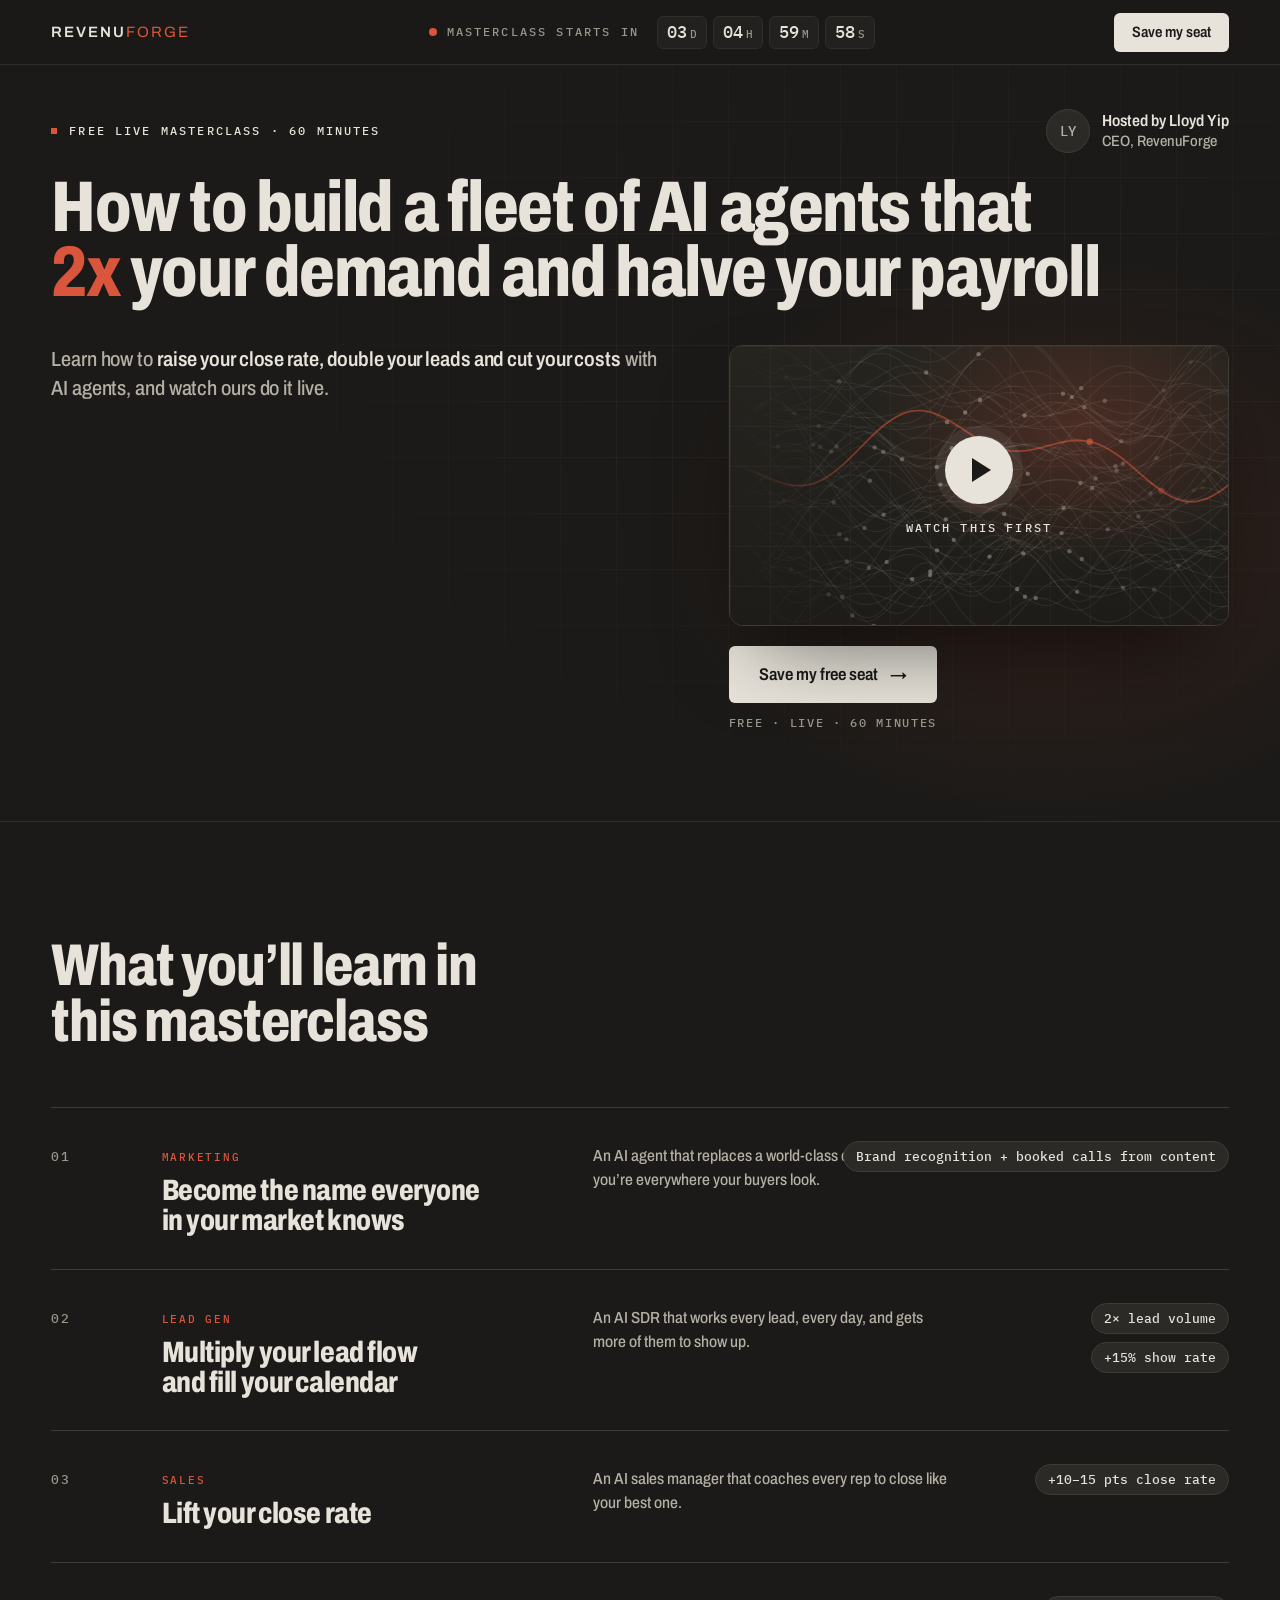
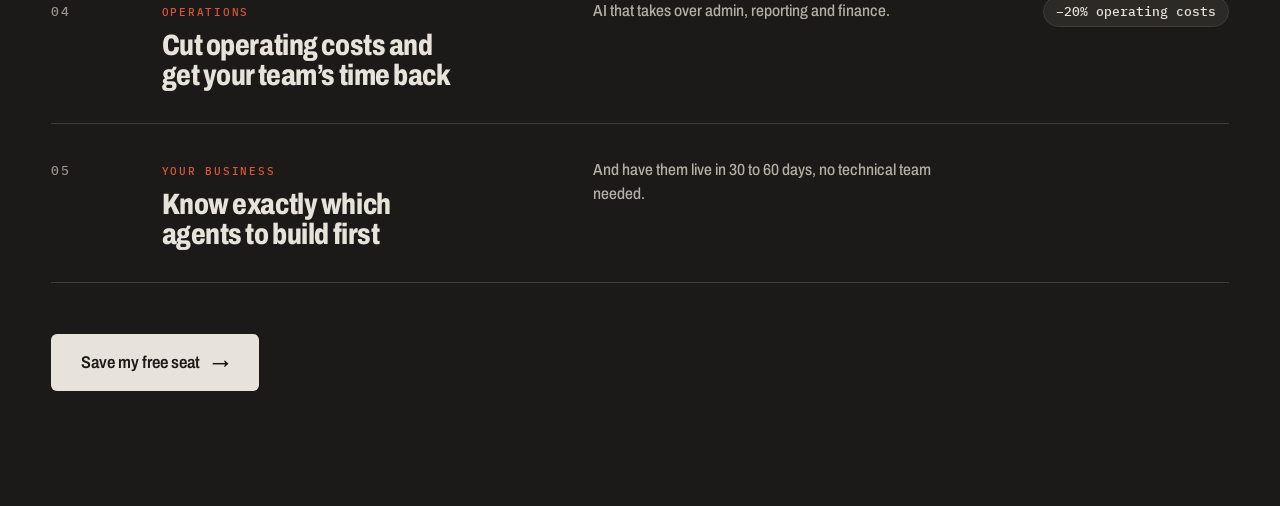
<file: webinar/index.html>
<!doctype html>
<html lang="en">
<head>
<meta charset="utf-8"><meta name="robots" content="noindex,nofollow">
<meta name="viewport" content="width=device-width, initial-scale=1">
<meta name="theme-color" content="#1B1A18">
<title>RevenuForge Webinar Registration</title>
<!--
  WEBINAR REGISTRATION PAGE (mockup, built section by section).
  Brief: .impeccable/surfaces/webinar-reg.md. Look: mockup/claude-design/home-approved-2026-11-06.html
  (its "Operator" web kit + strands hero are reused here). Structure reference: Quantum Scaling reg pages.
  GHL: every rule is scoped under .rfw so the CSS can be pasted into a GHL custom-code element
  without touching GHL's own styles. Sections so far: countdown bar, hero.
  PLACEHOLDERS: webinar date (data-start on .rfw-count), Lloyd's photo (.rfw-host-ph), VSL video,
  register button target (opens the GHL form once wired).
-->
<link rel="preconnect" href="https://fonts.googleapis.com">
<link rel="preconnect" href="https://fonts.gstatic.com" crossorigin>
<link rel="stylesheet" href="https://fonts.googleapis.com/css2?family=Archivo:wdth,wght@62..125,400..900&family=IBM+Plex+Mono:wght@400;500;600&display=swap">
<style>
.rfw{
  --page:#1B1A18; --card:#22211F; --raised:#2B2A27; --rule:#3E3C37; --rule-soft:#302E2A;
  --heading:#E7E3DA; --body:#B5B0A6; --label:#9A968C; --signal:#D9553B; --signal-deep:#C4381F;
  --btn:#E7E3DA; --btn-fg:#1B1A18;
  --sans:Archivo,"Helvetica Neue",Arial,sans-serif; --mono:"IBM Plex Mono",ui-monospace,monospace;
  --max:1360px; --gutter:clamp(20px,4vw,56px);
  --ease-out:cubic-bezier(0.16,1,0.3,1);
  margin:0;background:var(--page);color:var(--heading);font-family:var(--sans);font-stretch:85%;
  -webkit-font-smoothing:antialiased;text-rendering:optimizeLegibility;
}
.rfw *,.rfw *::before,.rfw *::after{box-sizing:border-box}
.rfw p,.rfw h1,.rfw h2{margin:0}
.rfw a{color:inherit;text-decoration:none}
.rfw ::selection{background:var(--signal);color:var(--heading)}
.rfw :focus-visible{outline:2px solid var(--heading);outline-offset:3px}
.rfw-wrap{max-width:var(--max);margin:0 auto;padding-inline:var(--gutter)}
.rfw-eb{font:500 12px/1 var(--mono);letter-spacing:.18em;text-transform:uppercase;color:var(--label)}
.rfw-sr{position:absolute;width:1px;height:1px;overflow:hidden;clip:rect(0 0 0 0);white-space:nowrap}

/* countdown bar */
.rfw-count{position:sticky;top:0;z-index:30;background:rgba(27,26,24,.86);backdrop-filter:blur(14px);-webkit-backdrop-filter:blur(14px);border-bottom:1px solid var(--rule-soft)}
.rfw-count .rfw-wrap{display:flex;align-items:center;justify-content:space-between;gap:20px;min-height:64px;flex-wrap:wrap;padding-block:10px}
.rfw-wm{font:600 15px/1 var(--sans);font-stretch:100%;letter-spacing:.13em;text-transform:uppercase;color:var(--heading)}
.rfw-wm span{font-weight:400;color:var(--signal)}
.rfw-timer{display:flex;align-items:center;gap:18px}
.rfw-live{display:inline-flex;align-items:center;gap:10px}
.rfw-live::before{content:"";width:8px;height:8px;border-radius:50%;background:var(--signal);box-shadow:0 0 0 0 rgba(217,85,59,.6);animation:rfw-ping 2s var(--ease-out) infinite}
@keyframes rfw-ping{to{box-shadow:0 0 0 10px rgba(217,85,59,0)}}
.rfw-units{display:flex;gap:6px}
.rfw-unit{display:flex;align-items:baseline;gap:3px;background:var(--card);border:1px solid var(--rule-soft);border-radius:6px;padding:7px 9px}
.rfw-unit b{font:500 17px/1 var(--mono);font-variant-numeric:tabular-nums;color:var(--heading);min-width:2ch;text-align:right}
.rfw-unit i{font:500 11px/1 var(--mono);font-style:normal;color:var(--label);text-transform:uppercase}
.rfw-btn{display:inline-flex;align-items:center;justify-content:center;gap:12px;background:var(--btn);color:var(--btn-fg)!important;border:0;cursor:pointer;font:600 17px/1 var(--sans);font-stretch:85%;padding:20px 30px;border-radius:6px;transition:transform 180ms cubic-bezier(.2,0,.2,1),background-color 180ms cubic-bezier(.2,0,.2,1);touch-action:manipulation}
.rfw-btn:hover{transform:translateY(-2px);background:#F3EFE7}
.rfw-btn:active{transform:translateY(0) scale(.98)}
.rfw-btn.sm{padding:12px 18px;font-size:15px}
.rfw-btn .ar{transition:transform 180ms cubic-bezier(.2,0,.2,1)}
.rfw-btn:hover .ar{transform:translateX(3px)}

/* hero */
.rfw-hero{position:relative;overflow:hidden;padding-block:clamp(28px,3.4vw,48px) clamp(56px,7vw,104px)}
.rfw-hero-bg{position:absolute;inset:0;pointer-events:none;background:radial-gradient(ellipse 45% 55% at 82% 62%,rgba(217,85,59,.14),transparent 70%)}
.rfw-hero-bg::after{content:"";position:absolute;inset:0;background-image:linear-gradient(rgba(231,227,218,.045) 1px,transparent 1px),linear-gradient(90deg,rgba(231,227,218,.045) 1px,transparent 1px);background-size:56px 56px;-webkit-mask-image:radial-gradient(ellipse 70% 80% at 70% 40%,#000 20%,transparent 80%);mask-image:radial-gradient(ellipse 70% 80% at 70% 40%,#000 20%,transparent 80%)}
.rfw-hero-fx{position:absolute;inset:0 0 auto 0;height:62%;pointer-events:none;-webkit-mask-image:linear-gradient(90deg,transparent 0%,transparent 42%,rgba(0,0,0,.3) 64%,#000 84%);mask-image:linear-gradient(90deg,transparent 0%,transparent 42%,rgba(0,0,0,.3) 64%,#000 84%)}
.rfw-vsl-fx{position:absolute;inset:0;pointer-events:none;-webkit-mask-image:linear-gradient(90deg,transparent,#000 30%);mask-image:linear-gradient(90deg,transparent,#000 30%)}
.rfw-vsl-fx canvas{position:absolute;inset:0;display:block}
.rfw-hero .rfw-wrap{position:relative}
.rfw-toprow{display:flex;justify-content:space-between;align-items:center;gap:20px;flex-wrap:wrap;margin-bottom:22px}
.rfw-toprow .rfw-host{padding-top:0;border-top:0}
.rfw-tag{display:inline-flex;align-items:center;gap:12px}
.rfw-tag .rfw-eb{color:var(--heading)}
.rfw-tag .dot{width:6px;height:6px;background:var(--signal)}
.rfw-h1{font-size:clamp(40px,5.6vw,82px);font-stretch:78%;font-weight:800;letter-spacing:-.02em;line-height:.92;color:var(--heading);max-width:17em;text-wrap:balance}
.rfw-h1 .hl{color:var(--signal)}
.rfw-word{display:inline-block}
.rfw-hero-grid{display:grid;grid-template-columns:minmax(0,1fr) minmax(0,500px);gap:clamp(32px,5vw,96px);align-items:start;margin-top:clamp(28px,3vw,44px)}
.rfw-copy{display:flex;flex-direction:column;gap:28px}
.rfw-side{display:flex;flex-direction:column;gap:20px}
.rfw-side .rfw-act{align-items:flex-start}
.rfw-lede{font-size:clamp(19px,1.6vw,23px);line-height:1.45;font-weight:500;letter-spacing:-.005em;color:var(--body);max-width:30em;text-wrap:pretty}
.rfw-lede b{color:var(--heading);font-weight:600}
.rfw-act{flex:none;display:flex;flex-direction:column;align-items:flex-start;gap:12px}
.rfw-act small{font:500 12px/1.4 var(--mono);letter-spacing:.14em;text-transform:uppercase;color:var(--label)}
.rfw-host{display:flex;align-items:center;gap:12px;padding-top:18px;border-top:1px solid var(--rule)}
.rfw-host-ph{flex:none;width:44px;height:44px;border-radius:50%;background:var(--raised);border:1px solid var(--rule);display:grid;place-items:center;font:500 14px/1 var(--mono);color:var(--body);overflow:hidden}
.rfw-host-ph img{width:100%;height:100%;object-fit:cover}
.rfw-host p{font-size:15px;line-height:1.35;color:var(--body);font-weight:500}
.rfw-host p b{display:block;color:var(--heading);font-weight:600;font-size:16px}

/* registration form (inline + popup). GHL: replace with the native GHL form, styled by these rules */
.rfw-form{background:var(--card);border:1px solid var(--rule);border-radius:14px;padding:clamp(20px,2vw,26px);display:flex;flex-direction:column;gap:14px;box-shadow:0 40px 90px -30px rgba(0,0,0,.65)}
.rfw-form h2{font-size:clamp(24px,2vw,30px);font-stretch:78%;font-weight:800;letter-spacing:-.015em;line-height:1;color:var(--heading)}
.rfw-form .sub{font-size:15px;line-height:1.4;color:var(--body);font-weight:500;margin-top:-6px}
.rfw-fields{display:grid;grid-template-columns:1fr 1fr;gap:12px}
.rfw-field{display:flex;flex-direction:column;gap:6px;min-width:0}
.rfw-field.full{grid-column:1/-1}
.rfw-field label{font:500 11px/1 var(--mono);letter-spacing:.14em;text-transform:uppercase;color:var(--label)}
.rfw-field input{width:100%;height:46px;background:var(--page);border:1px solid var(--rule);border-radius:6px;padding:0 14px;font:500 16px/1 var(--sans);font-stretch:90%;color:var(--heading);transition:border-color 150ms ease}
.rfw-field input::placeholder{color:#6F6B63}
.rfw-field input:hover{border-color:#57534C}
.rfw-field input:focus{outline:none;border-color:var(--heading)}
.rfw-field input[aria-invalid="true"]{border-color:var(--signal)}
.rfw-form .rfw-btn{width:100%;margin-top:4px}
.rfw-fine{font:500 11px/1.4 var(--mono);letter-spacing:.12em;text-transform:uppercase;color:var(--label);text-align:center}
.rfw-done{display:none;flex-direction:column;gap:10px;padding-block:24px}
.rfw-form.is-done .rfw-done{display:flex}
.rfw-form.is-done > :not(.rfw-done){display:none}
.rfw-done b{font-size:26px;font-stretch:78%;font-weight:800;color:var(--heading)}

/* popup */
.rfw-pop{border:0;padding:0;background:transparent;width:min(520px,calc(100vw - 32px));max-height:calc(100dvh - 32px);overflow:visible;color:var(--heading)}
.rfw-pop::backdrop{background:rgba(12,11,10,.72);backdrop-filter:blur(6px);-webkit-backdrop-filter:blur(6px)}
.rfw-pop[open]{animation:rfw-pop-in 280ms var(--ease-out)}
.rfw-pop[open]::backdrop{animation:rfw-fade 280ms ease-out}
@keyframes rfw-pop-in{from{opacity:0;transform:translateY(12px) scale(.97)}}
@keyframes rfw-fade{from{opacity:0}}
.rfw-pop .rfw-form{position:relative}
.rfw-x{position:absolute;top:12px;right:12px;width:40px;height:40px;border-radius:50%;background:none;border:1px solid transparent;color:var(--body);font:400 22px/1 var(--sans);cursor:pointer;transition:background-color 150ms ease,color 150ms ease}
.rfw-x:hover{background:var(--raised);color:var(--heading)}

/* what you'll learn */
.rfw-sec{position:relative;padding-block:clamp(72px,9vw,140px);border-top:1px solid var(--rule-soft)}
.rfw-sec-head{display:flex;justify-content:space-between;align-items:flex-end;gap:32px;margin-bottom:clamp(36px,4.5vw,64px)}
.rfw-h2{font-size:clamp(36px,4.6vw,72px);font-stretch:78%;font-weight:800;letter-spacing:-.02em;line-height:.95;color:var(--heading);max-width:12em;text-wrap:balance}
.rfw-learn{border-top:1px solid var(--rule)}
.rfw-li{display:grid;grid-template-columns:72px minmax(0,1.1fr) minmax(0,1fr) 240px;gap:clamp(20px,3vw,48px);align-items:baseline;padding-block:clamp(24px,2.6vw,36px);border-bottom:1px solid var(--rule)}
.rfw-li .n{font:500 13px/1 var(--mono);letter-spacing:.16em;color:var(--label)}
.rfw-li .area{display:block;font:500 11px/1 var(--mono);letter-spacing:.16em;text-transform:uppercase;color:var(--signal);margin-bottom:12px}
.rfw-li h3{margin:0;font-size:clamp(24px,2.3vw,34px);font-stretch:78%;font-weight:800;letter-spacing:-.015em;line-height:1.02;color:var(--heading);text-wrap:balance}
.rfw-li p{font-size:clamp(16px,1.2vw,18px);line-height:1.5;color:var(--body);font-weight:500;max-width:34em}
.rfw-res{display:flex;flex-direction:column;align-items:flex-end;gap:8px;white-space:nowrap}
.rfw-res span{font:500 13px/1 var(--mono);color:var(--heading);background:var(--raised);border:1px solid var(--rule);border-radius:999px;padding:8px 12px}
.rfw-sec-cta{display:flex;justify-content:flex-start;margin-top:clamp(36px,4vw,56px)}


/* VSL slot */
.rfw-vsl{position:relative;aspect-ratio:16/9;border-radius:14px;overflow:hidden;background:var(--card);border:1px solid var(--rule);box-shadow:0 40px 90px -30px rgba(0,0,0,.65)}
.rfw-vsl-poster{position:absolute;inset:0;background:radial-gradient(ellipse 60% 70% at 70% 30%,rgba(217,85,59,.22),transparent 70%),linear-gradient(180deg,#26241F,#1D1C19)}
.rfw-vsl-poster::after{content:"";position:absolute;inset:0;background-image:linear-gradient(rgba(231,227,218,.04) 1px,transparent 1px),linear-gradient(90deg,rgba(231,227,218,.04) 1px,transparent 1px);background-size:40px 40px}
.rfw-vsl-play{position:absolute;inset:0;display:flex;flex-direction:column;align-items:center;justify-content:center;gap:18px;background:none;border:0;cursor:pointer;color:var(--heading);width:100%}
.rfw-vsl-play{z-index:1}
.rfw-vsl-play .pb{width:68px;height:68px;border-radius:50%;background:var(--btn);display:grid;place-items:center;transition:transform 220ms var(--ease-out);box-shadow:0 0 0 10px rgba(231,227,218,.08)}
.rfw-vsl-play .pb::before{content:"";margin-left:5px;border-style:solid;border-width:12px 0 12px 19px;border-color:transparent transparent transparent var(--btn-fg)}
.rfw-vsl-play:hover .pb{transform:scale(1.06)}
.rfw-vsl-play .rfw-eb{color:var(--heading)}
.rfw-vsl-meta{position:absolute;left:18px;right:18px;bottom:16px;display:flex;justify-content:space-between;gap:12px}

/* motion: headline word build + one reveal (blur to sharp, rise) */
.js .rfw-rv{opacity:0;transform:translateY(18px);filter:blur(8px);transition:opacity 600ms var(--ease-out),transform 600ms var(--ease-out),filter 600ms var(--ease-out)}
.js .rfw-rv.on{opacity:1;transform:none;filter:none}

@media (max-width:960px){
  .rfw-timer .rfw-eb{display:none}
  .rfw-hero-grid{grid-template-columns:1fr;gap:32px}
  .rfw-side{max-width:560px}
  .rfw-li{grid-template-columns:48px minmax(0,1fr)}
  .rfw-li p,.rfw-res{grid-column:2}
  .rfw-res{flex-direction:row;flex-wrap:wrap;align-items:flex-start;white-space:normal}
  .rfw-sec-head{flex-direction:column;align-items:flex-start}
}
@media (max-width:600px){
  .rfw-count .rfw-wrap{justify-content:center}
  .rfw-count .rfw-wm{display:none}
  .rfw-timer .rfw-eb{display:none}
  .rfw-btn{width:100%}
  .rfw-count .rfw-btn{width:auto;padding:10px 14px;font-size:14px}
  .rfw-count .rfw-wrap{flex-wrap:nowrap;gap:10px}
  .rfw-unit{padding:6px 7px}
  .rfw-unit b{font-size:15px}
  .rfw-act{align-items:stretch;width:100%}
  .rfw-fields{grid-template-columns:1fr}
  .rfw-li{grid-template-columns:1fr;gap:12px}
  .rfw-li p,.rfw-res{grid-column:1}
  .rfw-sec-cta .rfw-btn{width:100%}
  .rfw-act small{text-align:center}
  .rfw-vsl-play .pb{width:64px;height:64px}
  .rfw-vsl-play .pb::before{border-width:11px 0 11px 17px}
}
@media (prefers-reduced-motion:reduce){
  .rfw-live::before{animation:none}
  .js .rfw-rv{opacity:1;transform:none;filter:none;transition:none}
  .rfw-pop[open],.rfw-pop[open]::backdrop{animation:none}
}
</style>
<script>document.documentElement.classList.add('js')</script>
</head>
<body class="rfw">

<!-- COUNTDOWN BAR — set data-start to the webinar start (ISO, with offset) -->
<div class="rfw-count" data-start="">
  <div class="rfw-wrap">
    <span class="rfw-wm" translate="no">Revenu<span>Forge</span></span>
    <div class="rfw-timer" role="timer" aria-label="Time until the masterclass starts">
      <span class="rfw-eb rfw-live">Masterclass starts in</span>
      <div class="rfw-units" aria-hidden="true">
        <span class="rfw-unit"><b data-u="d">00</b><i>d</i></span>
        <span class="rfw-unit"><b data-u="h">00</b><i>h</i></span>
        <span class="rfw-unit"><b data-u="m">00</b><i>m</i></span>
        <span class="rfw-unit"><b data-u="s">00</b><i>s</i></span>
      </div>
    </div>
    <button class="rfw-btn sm" type="button" data-pop>Save my seat</button>
  </div>
</div>

<main>
<!-- HERO -->
<section class="rfw-hero" aria-labelledby="rfw-h1">
  <div class="rfw-hero-bg"></div>
  <div class="rfw-wrap">
    <div class="rfw-toprow">
      <div class="rfw-tag"><span class="dot"></span><span class="rfw-eb">Free live masterclass · 60 minutes</span></div>
      <div class="rfw-host">
        <!-- PHOTO: replace the initials with <img src="lloyd.jpg" alt="Lloyd Yip"> -->
        <span class="rfw-host-ph" aria-hidden="true">LY</span>
        <p><b>Hosted by Lloyd Yip</b>CEO, RevenuForge</p>
      </div>
    </div>
    <h1 class="rfw-h1" id="rfw-h1"><span class="rfw-word">How</span> <span class="rfw-word">to</span> <span class="rfw-word">build</span> <span class="rfw-word">a</span> <span class="rfw-word">fleet</span> <span class="rfw-word">of</span> <span class="rfw-word">AI</span> <span class="rfw-word">agents</span> <span class="rfw-word">that</span> <span class="rfw-word hl">2x</span> <span class="rfw-word">your</span> <span class="rfw-word">demand</span> <span class="rfw-word">and</span> <span class="rfw-word">halve</span> <span class="rfw-word">your</span> <span class="rfw-word">payroll</span></h1>

    <div class="rfw-hero-grid">
      <div class="rfw-copy rfw-rv">
        <p class="rfw-lede">Learn how to <b>raise your close rate, double your leads and cut your costs</b> with AI agents, and watch ours do it live.</p>
      </div>

      <div class="rfw-side">
      <!-- VSL SLOT: drop the pre-webinar video in here (Pre Webby VSL script). -->
      <div class="rfw-vsl rfw-rv">
        <div class="rfw-vsl-poster"></div>
        <div class="rfw-vsl-fx" data-strands><canvas></canvas></div>
        <button class="rfw-vsl-play" type="button" aria-label="Play the masterclass preview video">
          <span class="pb" aria-hidden="true"></span>
          <span class="rfw-eb">Watch this first</span>
        </button>
      </div>
      <div class="rfw-act rfw-rv">
        <!-- GHL: native button, action = open the registration popup -->
        <button class="rfw-btn" type="button" data-pop>Save my free seat <span class="ar" aria-hidden="true">→</span></button>
        <small>Free · Live · 60 minutes</small>
      </div>
      </div>
    </div>
  </div>
</section>

<!-- WHAT YOU'LL LEARN — content from the cal copy + Pre Webby VSL script -->
<section class="rfw-sec" aria-labelledby="rfw-learn-h">
  <div class="rfw-wrap">
    <div class="rfw-sec-head">
      <h2 class="rfw-h2" id="rfw-learn-h">What you’ll learn in this masterclass</h2>
    </div>
    <ol class="rfw-learn" style="list-style:none;margin:0;padding:0">
      <li class="rfw-li"><span class="n">01</span><div><span class="area">Marketing</span><h3>Become the name everyone in your market knows</h3></div><p>An AI agent that replaces a world-class content team, so you’re everywhere your buyers look.</p><div class="rfw-res"><span>Brand recognition + booked calls from content</span></div></li>
      <li class="rfw-li"><span class="n">02</span><div><span class="area">Lead gen</span><h3>Multiply your lead flow and fill your calendar</h3></div><p>An AI SDR that works every lead, every day, and gets more of them to show up.</p><div class="rfw-res"><span>2× lead volume</span><span>+15% show rate</span></div></li>
      <li class="rfw-li"><span class="n">03</span><div><span class="area">Sales</span><h3>Lift your close rate</h3></div><p>An AI sales manager that coaches every rep to close like your best one.</p><div class="rfw-res"><span>+10–15 pts close rate</span></div></li>
      <li class="rfw-li"><span class="n">04</span><div><span class="area">Operations</span><h3>Cut operating costs and get your team’s time back</h3></div><p>AI that takes over admin, reporting and finance.</p><div class="rfw-res"><span>−20% operating costs</span></div></li>
      <li class="rfw-li"><span class="n">05</span><div><span class="area">Your business</span><h3>Know exactly which agents to build first</h3></div><p>And have them live in 30 to 60 days, no technical team needed.</p><div class="rfw-res"></div></li>
    </ol>
    <div class="rfw-sec-cta"><button class="rfw-btn" type="button" data-pop>Save my free seat <span class="ar" aria-hidden="true">→</span></button></div>
  </div>
</section>
</main>

<!-- REGISTRATION POPUP — opened by every "Save my seat" button -->
<dialog class="rfw-pop" aria-labelledby="rfw-pop-h">
  <form class="rfw-form" novalidate>
    <button class="rfw-x" type="button" aria-label="Close" data-close>×</button>
    <h2 id="rfw-pop-h">Save your free seat</h2>
    <p class="sub">How to build a fleet of AI agents that 2x your demand and halve your payroll.</p>
    <div class="rfw-fields">
      <div class="rfw-field"><label for="pop-first">First name</label><input id="pop-first" name="first_name" autocomplete="given-name" required placeholder="Jane"></div>
      <div class="rfw-field"><label for="pop-last">Last name</label><input id="pop-last" name="last_name" autocomplete="family-name" required placeholder="Smith"></div>
      <div class="rfw-field full"><label for="pop-email">Work email</label><input id="pop-email" name="email" type="email" autocomplete="email" spellcheck="false" required placeholder="jane@company.com"></div>
      <div class="rfw-field full"><label for="pop-phone">Phone</label><input id="pop-phone" name="phone" type="tel" autocomplete="tel" inputmode="tel" required placeholder="+1 555 010 0100"></div>
    </div>
    <button class="rfw-btn" type="submit">Save my free seat <span class="ar" aria-hidden="true">→</span></button>
    <p class="rfw-fine">Free · Live · 60 minutes</p>
    <div class="rfw-done" role="status"><b>You’re in.</b><p>Check your email for the calendar invite and the joining link.</p></div>
  </form>
</dialog>

<script>
/* RevenuForge "strands" hero animation, from the approved Claude Design web kit (web/strands.js). */
(function () {
  function RFStrands(host, opt) {
    opt = opt || {};
    var cv = host.querySelector('canvas'), ctx = cv.getContext('2d');
    var reduce = matchMedia('(prefers-reduced-motion: reduce)').matches;
    var C = { hd: '#E7E3DA', sg: '#D9553B' };
    var N = opt.count || 64, FX = opt.focusX || 0.86, LOOP = 12, W = 0, H = 0, dpr = 1;
    function size() { dpr = Math.min(devicePixelRatio || 1, 2); W = host.clientWidth; H = host.clientHeight; cv.width = W * dpr; cv.height = H * dpr; cv.style.width = W + 'px'; cv.style.height = H + 'px'; }
    new ResizeObserver(size).observe(host); size();
    var lines = [];
    for (var i = 0; i < N; i++) lines.push({ y0: (i + .5) / N, ph: Math.random() * 6.28, f1: .8 + Math.random() * 1.6, f2: 2 + Math.random() * 3, sp: .25 + Math.random() * .5, sig: i === Math.floor(N * .36), dots: [Math.random(), Math.random()] });
    function sm(t) { return t * t * (3 - 2 * t); }
    function order(t) { return t < 2 ? 0 : t < 5.5 ? sm((t - 2) / 3.5) : t < 9.5 ? 1 : 1 - sm((t - 9.5) / 2.5); }
    function yAt(L, u, o, time) {
      var fy = H * .5, amp = H * (.16 * (1 - o) + .012);
      var n = Math.sin(u * 6.28 * L.f1 + L.ph + time * L.sp) * .6 + Math.sin(u * 6.28 * L.f2 - L.ph * 1.7 + time * L.sp * 1.6) * .4;
      var base = H * (.08 + .84 * L.y0), pull = o * sm(Math.min(1, u / FX)), after = u > FX ? o : 0;
      return base * (1 - pull) + fy * pull + n * amp * (1 - after * .95);
    }
    var t0 = performance.now(), visible = true;
    new IntersectionObserver(function (e) { visible = e[0].isIntersecting; if (visible && !reduce) requestAnimationFrame(frame); }).observe(host);
    function frame(now) {
      var time = (now - t0) / 1000, t = reduce ? 7 : time % LOOP, o = order(t);
      ctx.setTransform(dpr, 0, 0, dpr, 0, 0); ctx.clearRect(0, 0, W, H);
      lines.forEach(function (L) {
        ctx.beginPath();
        for (var s = 0; s <= 96; s++) { var u = s / 96, y = yAt(L, u, o, reduce ? 0 : time); s ? ctx.lineTo(u * W, y) : ctx.moveTo(u * W, y); }
        ctx.strokeStyle = L.sig ? C.sg : C.hd; ctx.globalAlpha = L.sig ? .55 + .35 * o : .08 + .18 * o; ctx.lineWidth = L.sig ? 1.8 : 1.1; ctx.stroke();
        if (!reduce) L.dots.forEach(function (d0, j) {
          var u = (d0 + time * (.06 + .05 * o) * (1 + j * .3)) % 1;
          ctx.globalAlpha = (L.sig ? .9 : .35 + .4 * o) * Math.sin(u * Math.PI); ctx.fillStyle = L.sig ? C.sg : C.hd;
          ctx.beginPath(); ctx.arc(u * W, yAt(L, u, o, time), L.sig ? 3.2 : 2.2, 0, 6.283); ctx.fill();
        });
      });
      var fx = W * FX, fy = H * .5, pulse = .5 + .5 * Math.sin(time * 2.2);
      ctx.globalAlpha = .12 * o + .05; ctx.fillStyle = C.sg; ctx.beginPath(); ctx.arc(fx, fy, 26 + 22 * o + 6 * pulse * o, 0, 6.283); ctx.fill();
      ctx.globalAlpha = .5 + .5 * o; ctx.strokeStyle = C.hd; ctx.lineWidth = 1.5; ctx.beginPath(); ctx.arc(fx, fy, 14 + 4 * o, 0, 6.283); ctx.stroke();
      ctx.globalAlpha = 1; ctx.fillStyle = C.sg; ctx.beginPath(); ctx.arc(fx, fy, 4 + 3 * o, 0, 6.283); ctx.fill();
      if (!reduce && visible) requestAnimationFrame(frame);
    }
    requestAnimationFrame(frame);
  }
  document.querySelectorAll('[data-strands]').forEach(function (el) { RFStrands(el, { focusX: 0.5, count: 48 }); });
})();

/* headline word build + reveals + countdown */
(function () {
  var reduce = matchMedia('(prefers-reduced-motion: reduce)').matches;
  if (!reduce) document.querySelectorAll('.rfw-word').forEach(function (w, i) {
    w.style.cssText += ';opacity:0;transform:translateY(14px) scale(.96);filter:blur(10px)';
    requestAnimationFrame(function () { requestAnimationFrame(function () {
      w.style.transition = 'opacity .5s cubic-bezier(.16,1,.3,1),transform .6s cubic-bezier(.16,1,.3,1),filter .5s cubic-bezier(.16,1,.3,1)';
      w.style.transitionDelay = i * 0.05 + 's';
      w.style.opacity = 1; w.style.transform = 'none'; w.style.filter = 'none';
    }); });
  });
  var rv = document.querySelectorAll('.rfw-rv');
  setTimeout(function () { rv.forEach(function (el, i) { el.style.transitionDelay = i * 0.12 + 's'; el.classList.add('on'); }); }, reduce ? 0 : 650);

  var bar = document.querySelector('.rfw-count');
  // PLACEHOLDER start: three days from now until the real date is set in data-start.
  var start = bar.dataset.start ? new Date(bar.dataset.start) : new Date(Date.now() + 3 * 864e5 + 5 * 36e5);
  var el = {}; ['d', 'h', 'm', 's'].forEach(function (k) { el[k] = bar.querySelector('[data-u="' + k + '"]'); });
  function pad(n) { return String(n).padStart(2, '0'); }
  function tick() {
    var ms = Math.max(0, start - Date.now()), s = Math.floor(ms / 1000);
    el.d.textContent = pad(Math.floor(s / 86400)); el.h.textContent = pad(Math.floor(s % 86400 / 3600));
    el.m.textContent = pad(Math.floor(s % 3600 / 60)); el.s.textContent = pad(s % 60);
  }
  tick(); setInterval(tick, 1000);

  // popup: every [data-pop] button opens the registration form
  var pop = document.querySelector('.rfw-pop');
  document.querySelectorAll('[data-pop]').forEach(function (b) {
    b.addEventListener('click', function () { pop.showModal(); var f = pop.querySelector('input'); if (f) f.focus(); });
  });
  pop.querySelector('[data-close]').addEventListener('click', function () { pop.close(); });
  pop.addEventListener('click', function (e) { if (e.target === pop) pop.close(); });

  // MOCK submit: validates, then shows the success state. GHL's native form replaces this.
  document.querySelectorAll('.rfw-form').forEach(function (form) {
    form.addEventListener('submit', function (e) {
      e.preventDefault();
      var first = null;
      form.querySelectorAll('input').forEach(function (i) {
        var ok = i.checkValidity() && i.value.trim() !== '';
        i.setAttribute('aria-invalid', ok ? 'false' : 'true');
        if (!ok && !first) first = i;
      });
      if (first) { first.focus(); return; }
      form.classList.add('is-done');
    });
  });
})();
</script>
</body>
</html>
</file>
